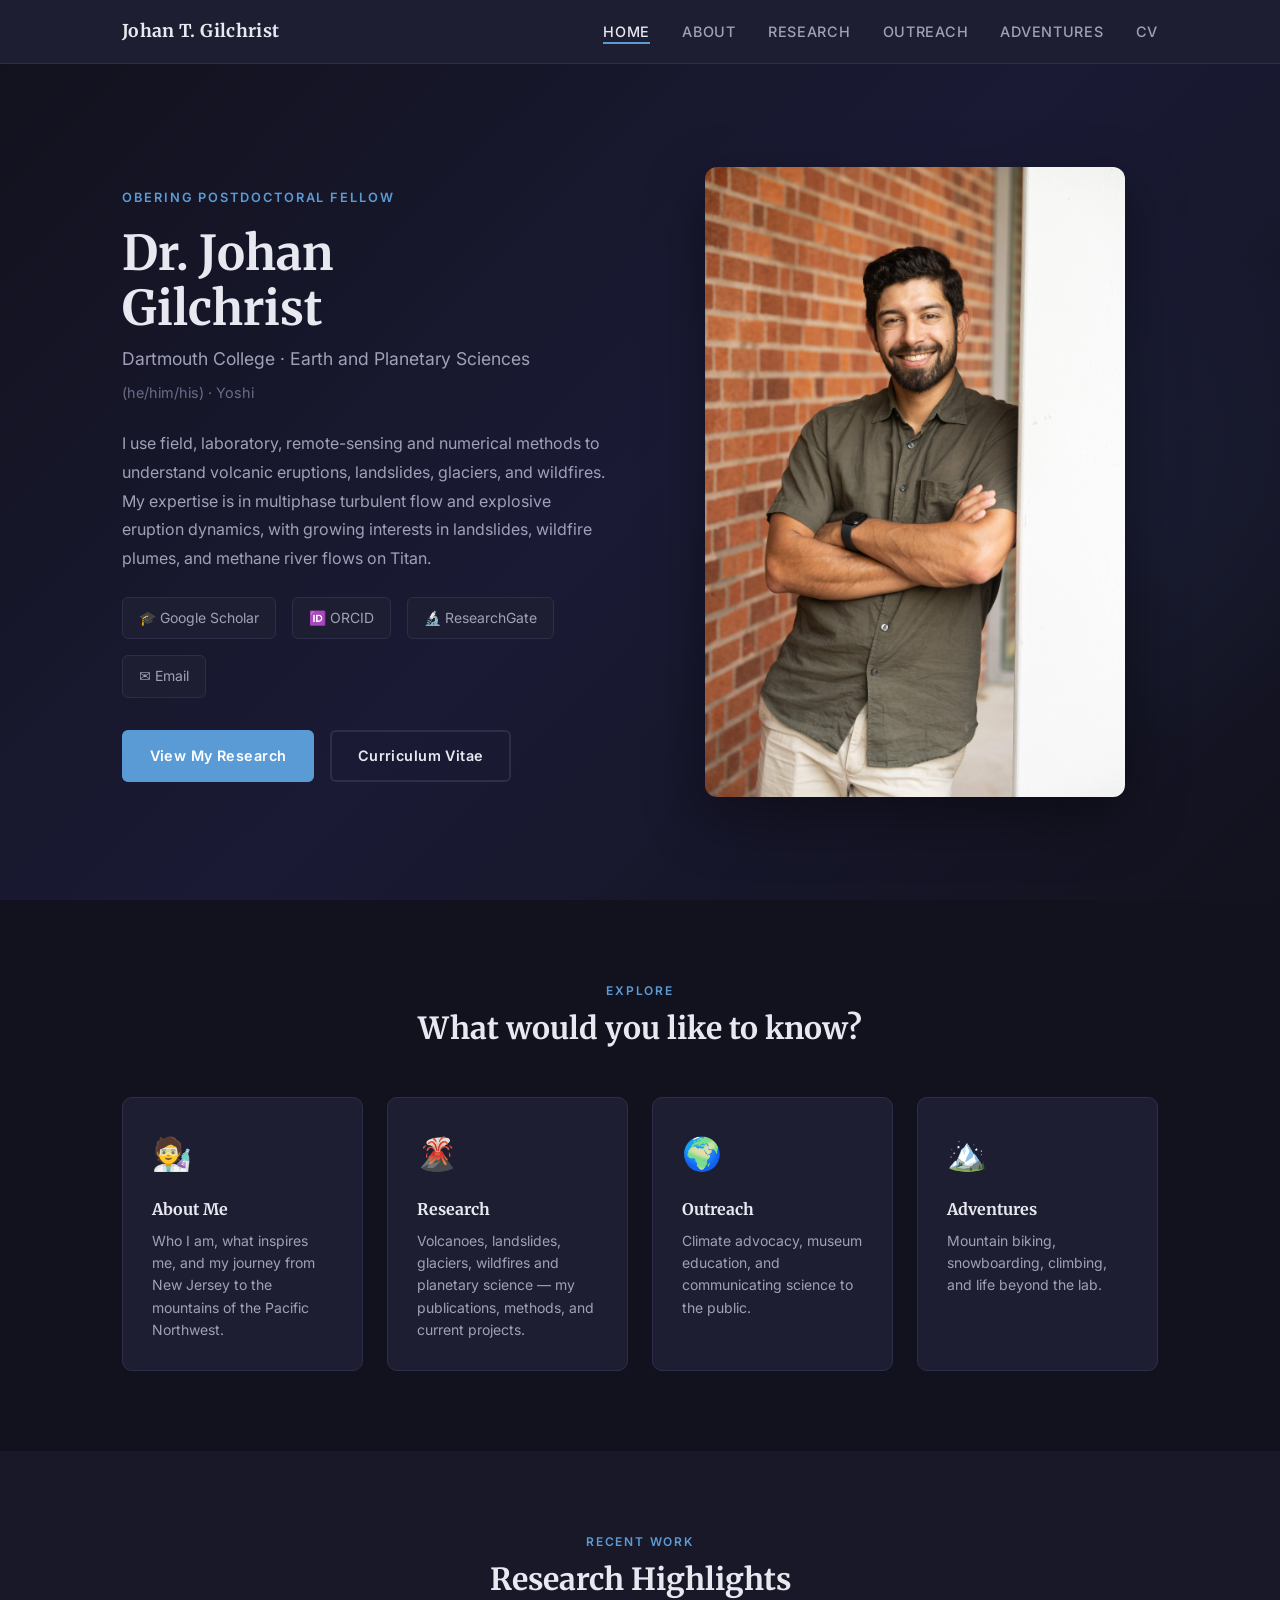
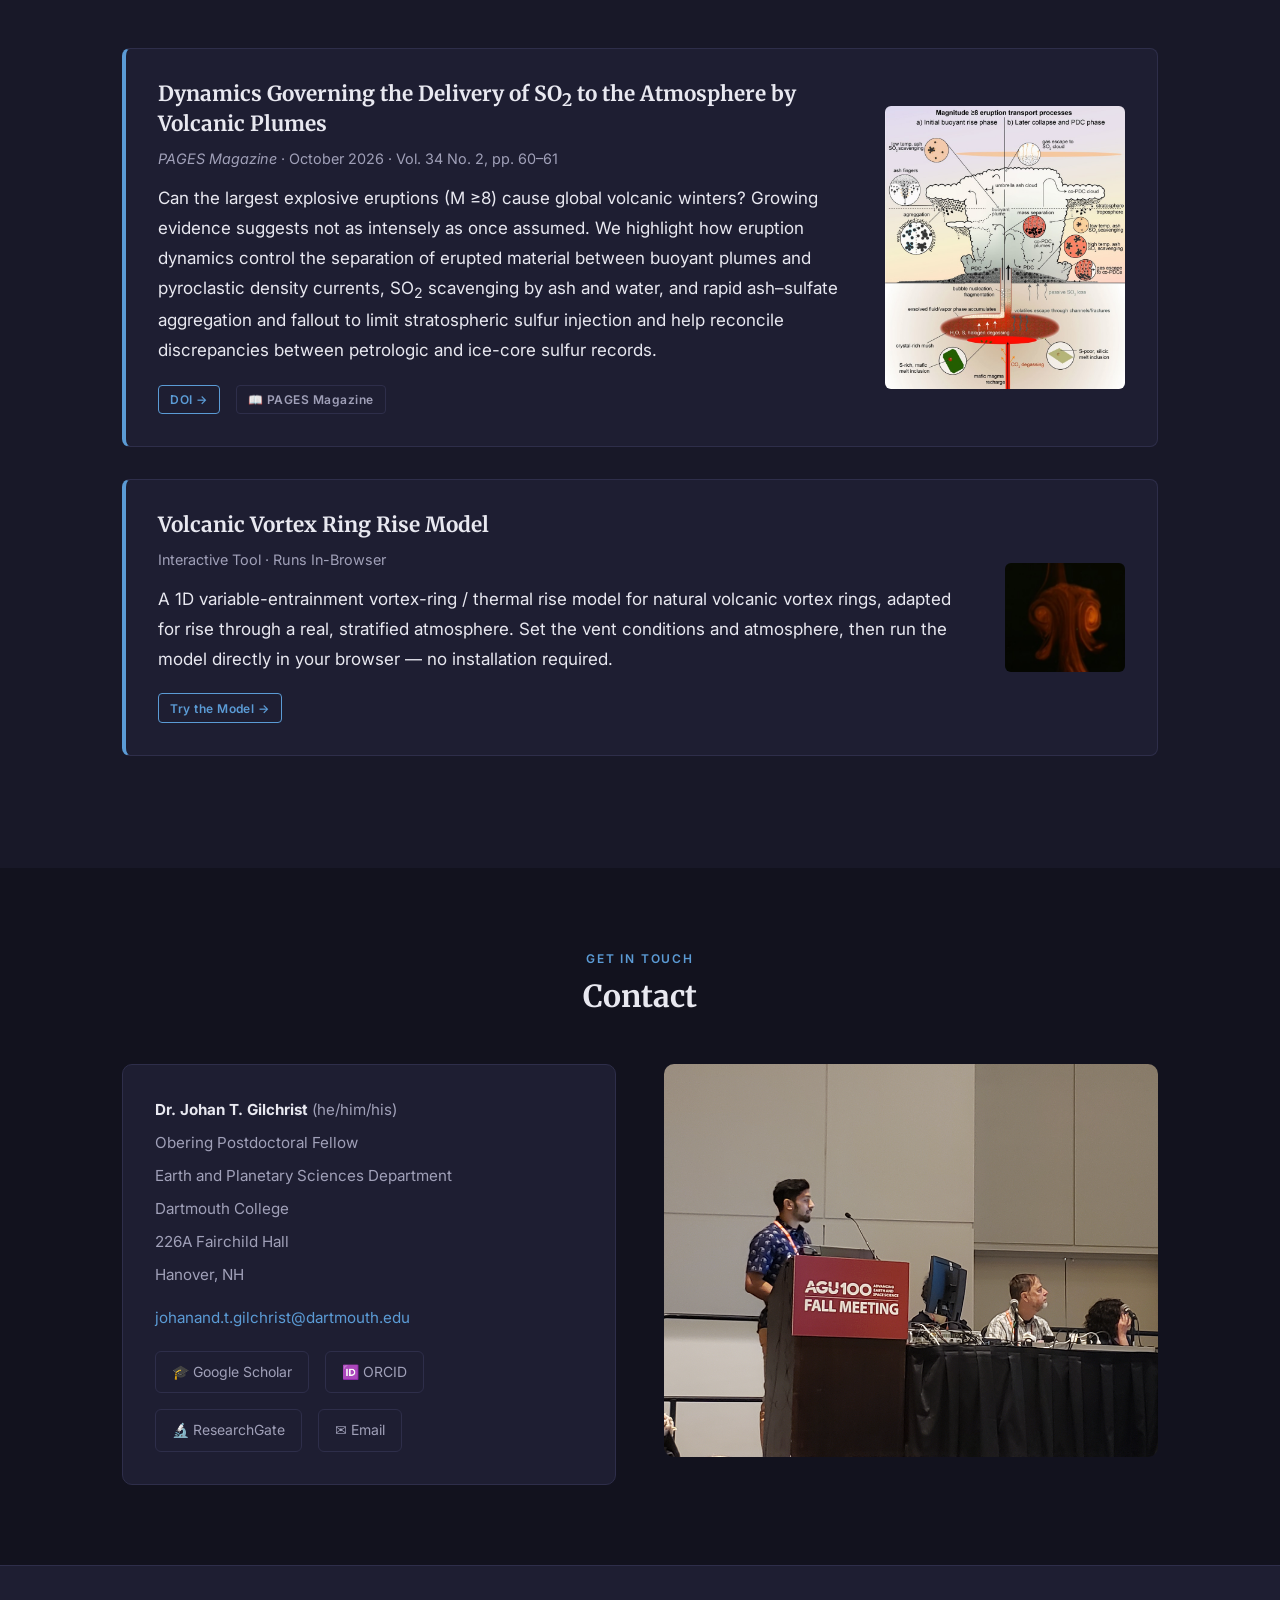
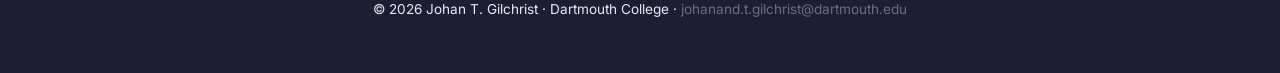
<file: index.html>
<!DOCTYPE html>
<!-- DOCTYPE tells the browser this is a modern HTML5 document -->
<html lang="en">

<head>
    <!-- The <head> is invisible to visitors — it contains metadata,
         font imports, and links to your CSS stylesheet. -->
    <meta charset="UTF-8">
    <!-- charset=UTF-8 means the page can display any character
         (accents, special symbols, etc.) correctly. -->

    <meta name="viewport" content="width=device-width, initial-scale=1.0">
    <!-- This line is ESSENTIAL for mobile devices. Without it,
         phones would display a tiny zoomed-out desktop version. -->

    <title>Johan T. Gilchrist | Geophysicist | Dartmouth College</title>
    <!-- This appears in the browser tab and in Google search results. -->

    <meta name="description" content="Personal website of Dr. Johan T. Gilchrist, Obering Postdoctoral Fellow at Dartmouth College. Research in volcanology, landslides, glaciers, wildfires and planetary science.">
    <!-- This description appears under your name in Google search results. -->

    <!-- Google Fonts — loads two typefaces from the web.
         Inter is clean and modern for body text.
         Merriweather is a readable serif for headings. -->
    <link rel="preconnect" href="https://fonts.googleapis.com">
    <link rel="preconnect" href="https://fonts.gstatic.com" crossorigin>
    <link href="https://fonts.googleapis.com/css2?family=Inter:wght@400;500;600&family=Merriweather:ital,wght@0,700;1,400&display=swap" rel="stylesheet">

    <!-- Your stylesheet — the href path is relative to this HTML file.
         assets/css/style.css means: go into the assets folder,
         then css folder, then load style.css. -->
    <link rel="stylesheet" href="assets/css/style.css">

    <!-- Fade-in animation style (small enough to keep inline here) -->
    <style>
        .fade-in { opacity: 0; transform: translateY(16px); transition: opacity 0.5s, transform 0.5s; }
        .fade-in.visible { opacity: 1; transform: none; }
    </style>
</head>

<body>

    <!-- ===================== NAVIGATION ===================== -->
    <!-- <nav> is a semantic HTML tag — it tells browsers and
         screen readers "this is the site navigation". -->
    <nav class="nav">
        <div class="nav__inner">
            <!-- The logo links back to the home page -->
            <a href="index.html" class="nav__logo">Johan T. Gilchrist</a>

            <!-- Hamburger button (only visible on mobile) -->
            <button class="nav__toggle" aria-label="Toggle navigation">
                <span></span><span></span><span></span>
            </button>

            <!-- <ul> = unordered list, <li> = list item -->
            <ul class="nav__links">
                <li><a href="index.html">Home</a></li>
                <li><a href="about.html">About</a></li>
                <li><a href="research.html">Research</a></li>
                <li><a href="outreach.html">Outreach</a></li>
                <li><a href="adventures.html">Adventures</a></li>
                <li><a href="cv.html">CV</a></li>
            </ul>
        </div>
    </nav>
    <!-- ====================================================== -->


    <!-- ===================== HERO SECTION =================== -->
    <!-- <main> wraps the primary content of the page — good
         for accessibility and SEO. -->
    <main>
        <section class="hero">
            <div class="hero__inner">

                <!-- LEFT COLUMN: Text -->
                <div class="hero__text">
                    <span class="label">Obering Postdoctoral Fellow</span>

                    <h1>Dr. Johan<br>Gilchrist</h1>

                    <p class="subtitle">Dartmouth College · Earth and Planetary Sciences</p>
                    <p class="subtitle" style="color: var(--text-muted); font-size:0.9rem;">(he/him/his) · Yoshi</p>

                    <p class="bio">
                        I use field, laboratory, remote-sensing and numerical methods to understand
                        volcanic eruptions, landslides, glaciers, and wildfires.
                        My expertise is in multiphase turbulent flow and explosive eruption
                        dynamics, with growing interests in landslides,
                        wildfire plumes, and methane river flows on Titan.
                    </p>

                    <!-- Academic profile links -->
                    <div class="profile-links">
                        <a href="https://scholar.google.com/citations?user=lfhHC2cAAAAJ&hl=en&oi=ao" class="profile-link" target="_blank">
                            🎓 Google Scholar
                        </a>
                        <a href="https://orcid.org/0000-0001-9499-6942" class="profile-link" target="_blank">
                            🆔 ORCID
                        </a>
                        <a href="https://www.researchgate.net/profile/Johan-Gilchrist?ev=hdr_xprf" class="profile-link" target="_blank">
                            🔬 ResearchGate
                        </a>
                        <a href="mailto:johanand.t.gilchrist@dartmouth.edu" class="profile-link">
                            ✉️ Email
                        </a>
                    </div>

                    <div class="hero__cta">
                        <a href="research.html" class="btn btn-primary">View My Research</a>
                        <a href="cv.html" class="btn btn-outline">Curriculum Vitae</a>
                    </div>
                </div>

                <!-- RIGHT COLUMN: Photo -->
                <!-- 🔧 TO DO: Replace the src with your actual photo filename. -->
                <div class="hero__image">
                    <img src="assets/index/Lean_Headshot_UO_Aug2024_sml.jpg"
                         alt="Dr. Johan T. Gilchrist"
                         onerror="this.style.display='none'">
                    <!-- onerror hides the image if the file isn't found yet,
                         so the page still looks clean during development. -->
                </div>

            </div>
        </section>
        <!-- ====================================================== -->


        <!-- ===================== NAVIGATION CARDS ============== -->
        <!-- This section gives visitors a clear "where to go next"
             prompt — one of the key improvements from the review. -->
        <section class="section">
            <div class="container">
                <div class="section-header">
                    <span class="section-label">Explore</span>
                    <h2>What would you like to know?</h2>
                </div>

                <!-- card-grid uses CSS Grid to auto-arrange cards in columns.
                     Each <a> tag is both a link AND the card itself. -->
                <div class="card-grid">
                    <a href="about.html" class="card">
                        <div class="card__icon">🧑‍🔬</div>
                        <div class="card__title">About Me</div>
                        <p class="card__desc">Who I am, what inspires me, and my journey from New Jersey to the mountains of the Pacific Northwest.</p>
                    </a>

                    <a href="research.html" class="card">
                        <div class="card__icon">🌋</div>
                        <div class="card__title">Research</div>
                        <p class="card__desc">Volcanoes, landslides, glaciers, wildfires and planetary science — my publications, methods, and current projects.</p>
                    </a>

                    <a href="outreach.html" class="card">
                        <div class="card__icon">🌍</div>
                        <div class="card__title">Outreach</div>
                        <p class="card__desc">Climate advocacy, museum education, and communicating science to the public.</p>
                    </a>

                    <a href="adventures.html" class="card">
                        <div class="card__icon">🏔️</div>
                        <div class="card__title">Adventures</div>
                        <p class="card__desc">Mountain biking, snowboarding, climbing, and life beyond the lab.</p>
                    </a>
                </div>
            </div>
        </section>
        <!-- ====================================================== -->


        <!-- ===================== RESEARCH HIGHLIGHT ============= -->
        <section class="section section-alt">
            <div class="container">
                <div class="section-header">
                    <span class="section-label">Recent Work</span>
                    <h2>Research Highlights</h2>
                </div>

                <div class="highlight-box">
                    <div>
                        <h3 style="margin-bottom: 0.5rem;">Dynamics Governing the Delivery of SO<sub>2</sub> to the Atmosphere by Volcanic Plumes</h3>
                        <p style="color:var(--text-secondary); font-size:0.9rem; margin-bottom:0.8rem;">
                            <em>PAGES Magazine</em> · October 2026 · Vol. 34 No. 2, pp. 60&ndash;61
                        </p>
                        <p>
                            Can the largest explosive eruptions (M &ge;8) cause global volcanic
                            winters? Growing evidence suggests not as intensely as once assumed. We
                            highlight how eruption dynamics control the separation of erupted material
                            between buoyant plumes and pyroclastic density currents, SO<sub>2</sub> scavenging
                            by ash and water, and rapid ash&ndash;sulfate aggregation and fallout to
                            limit stratospheric sulfur injection and help reconcile discrepancies between
                            petrologic and ice-core sulfur records.
                        </p>
                        <div style="display:flex; gap:1rem; flex-wrap:wrap; margin-top:1rem;">
                            <a href="https://doi.org/10.22498/pages.34.2.60" class="pub-badge doi" target="_blank">DOI →</a>
                            <a href="https://pastglobalchanges.org/publications/pages-magazines/pages-magazine/139069"
                               class="pub-badge" target="_blank">📖 PAGES Magazine</a>
                        </div>
                    </div>
                    <img src="assets/index/PAGES_SO2_Figure1.jpg"
                         alt="Schematic of magnitude 8 or greater eruption transport processes controlling SO2 delivery: buoyant rise phase and later collapse and pyroclastic density current phase"
                         class="highlight-box__img"
                         style="width:240px;"
                         onerror="this.style.display='none'">
                </div>

                <div class="highlight-box">
                    <div>
                        <h3 style="margin-bottom: 0.5rem;">Volcanic Vortex Ring Rise Model</h3>
                        <p style="color:var(--text-secondary); font-size:0.9rem; margin-bottom:0.8rem;">
                            Interactive Tool · Runs In-Browser
                        </p>
                        <p>
                            A 1D variable-entrainment vortex-ring / thermal rise model for natural
                            volcanic vortex rings, adapted for rise through a real, stratified
                            atmosphere. Set the vent conditions and atmosphere, then run the model
                            directly in your browser — no installation required.
                        </p>
                        <div style="display:flex; gap:1rem; flex-wrap:wrap; margin-top:1rem;">
                            <a href="research/Volcanology/VolcanicVortexRingModel/model.html" class="pub-badge doi">Try the Model →</a>
                        </div>
                    </div>
                    <img src="assets/research/volcanology/Exp79_FirstVortexRing.jpg"
                         alt="Vortex ring from laboratory experiment Exp79"
                         class="highlight-box__img"
                         onerror="this.style.display='none'">
                </div>
            </div>
        </section>
        <!-- ====================================================== -->


        <!-- ===================== CONTACT ======================== -->
        <section class="section">
            <div class="container">
                <div class="section-header">
                    <span class="section-label">Get in Touch</span>
                    <h2>Contact</h2>
                </div>

                <div style="display: grid; grid-template-columns: 1fr 1fr; gap: 3rem; align-items:start;">
                    <div class="contact-info">
                        <p><strong>Dr. Johan T. Gilchrist</strong> (he/him/his)</p>
                        <p>Obering Postdoctoral Fellow</p>
                        <p>Earth and Planetary Sciences Department</p>
                        <p>Dartmouth College</p>
                        <p>226A Fairchild Hall</p>
                        <p>Hanover, NH</p>
                        <p style="margin-top:1rem;">
                            <a href="mailto:johanand.t.gilchrist@dartmouth.edu">johanand.t.gilchrist@dartmouth.edu</a>
                        </p>
                        <div class="profile-links" style="margin-top:1.2rem;">
                            <a href="https://scholar.google.com/citations?user=lfhHC2cAAAAJ&hl=en&oi=ao" class="profile-link" target="_blank">
                            🎓 Google Scholar
                            </a>
                            <a href="https://orcid.org/0000-0001-9499-6942" class="profile-link" target="_blank">
                                🆔 ORCID
                            </a>
                            <a href="https://www.researchgate.net/profile/Johan-Gilchrist?ev=hdr_xprf" class="profile-link" target="_blank">
                                🔬 ResearchGate
                            </a>
                            <a href="mailto:johanand.t.gilchrist@dartmouth.edu" class="profile-link">
                                ✉️ Email
                            </a>
                        </div>
                    </div>

                    <div>
                        <img src="assets/index/Yoshi_AGU2019.png"
                             alt="Johan presenting at AGU 2019 Fall Meeting"
                             style="border-radius:10px;"
                             onerror="this.style.display='none'">
                    </div>
                </div>
            </div>
        </section>
        <!-- ====================================================== -->

    </main>


    <!-- ===================== FOOTER ========================= -->
    <footer class="footer">
        <p>© 2026 Johan T. Gilchrist · Dartmouth College ·
            <a href="mailto:johanand.t.gilchrist@dartmouth.edu">johanand.t.gilchrist@dartmouth.edu</a>
        </p>
    </footer>
    <!-- ====================================================== -->


    <!-- JavaScript is loaded at the BOTTOM of the body.
         This is intentional — the HTML loads first so visitors
         see content immediately, then JS enhances it. -->
    <script src="assets/js/main.js"></script>

</body>
</html>
</file>
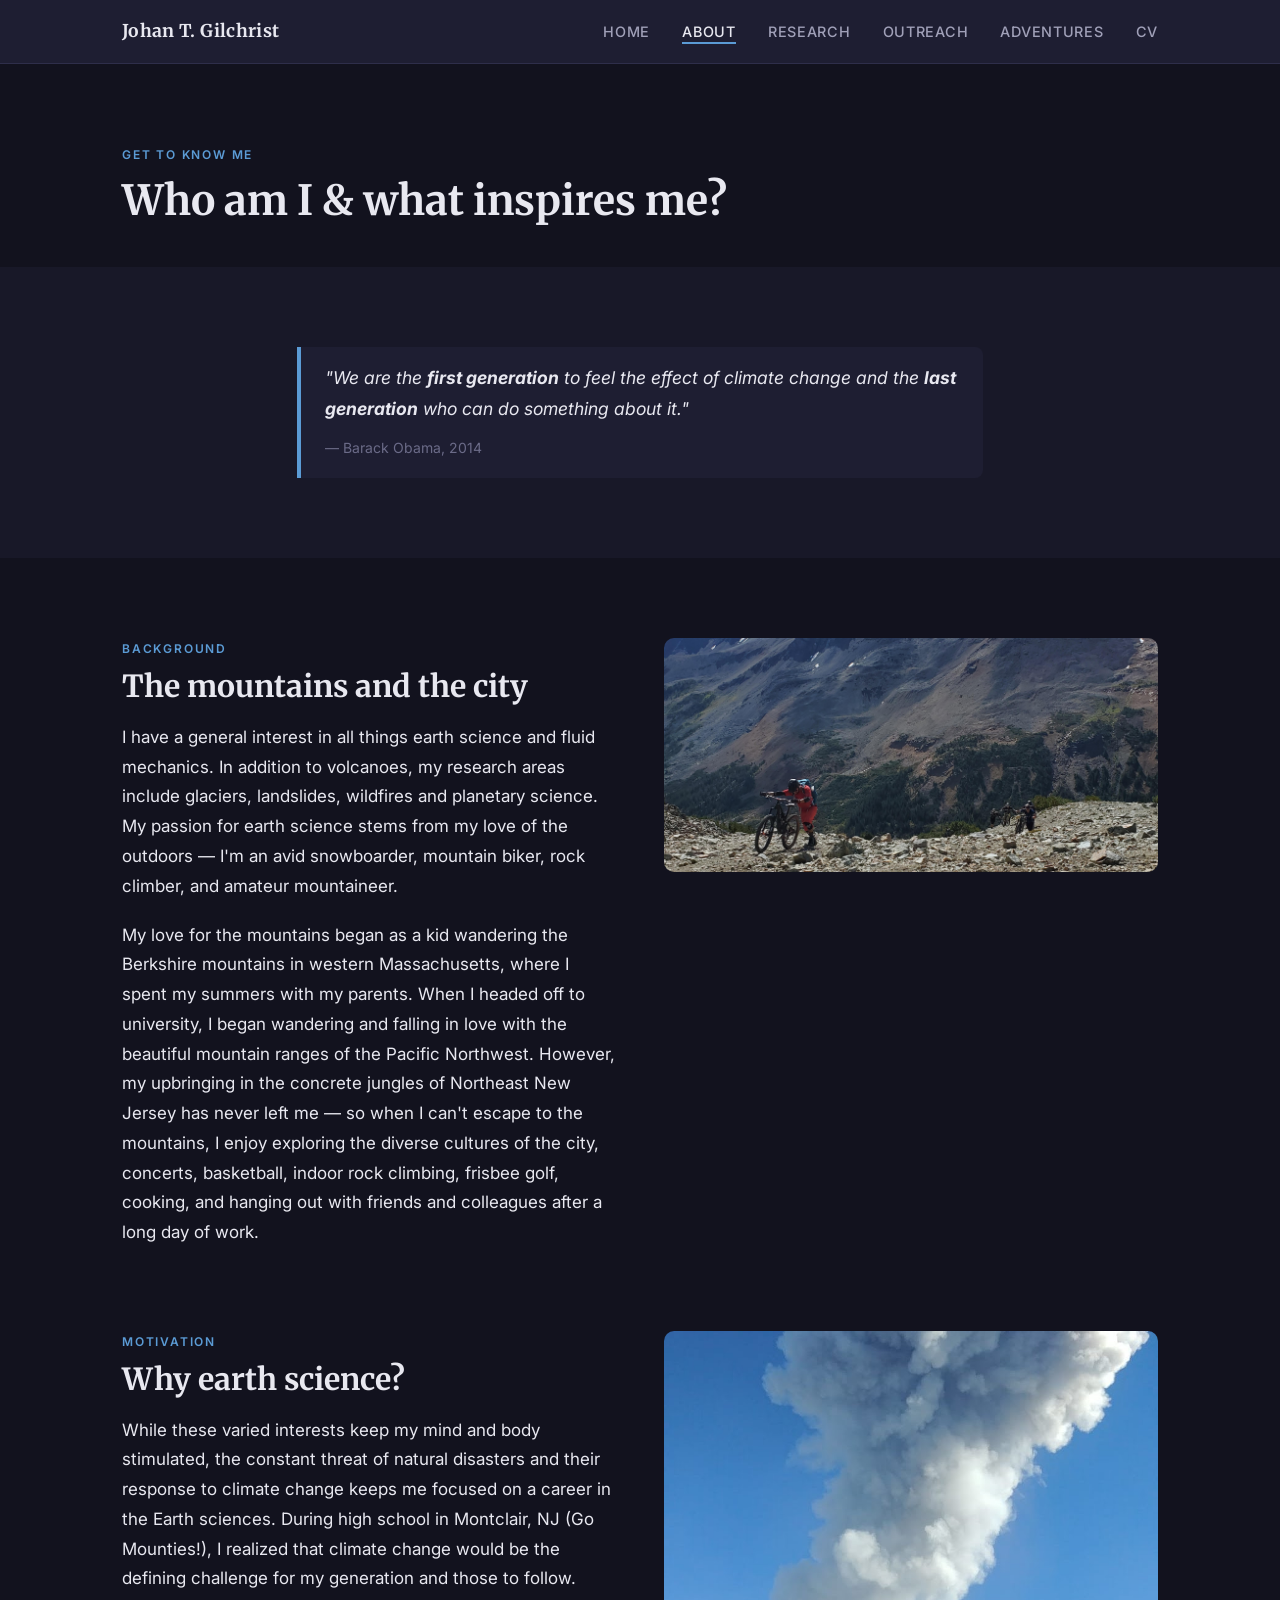
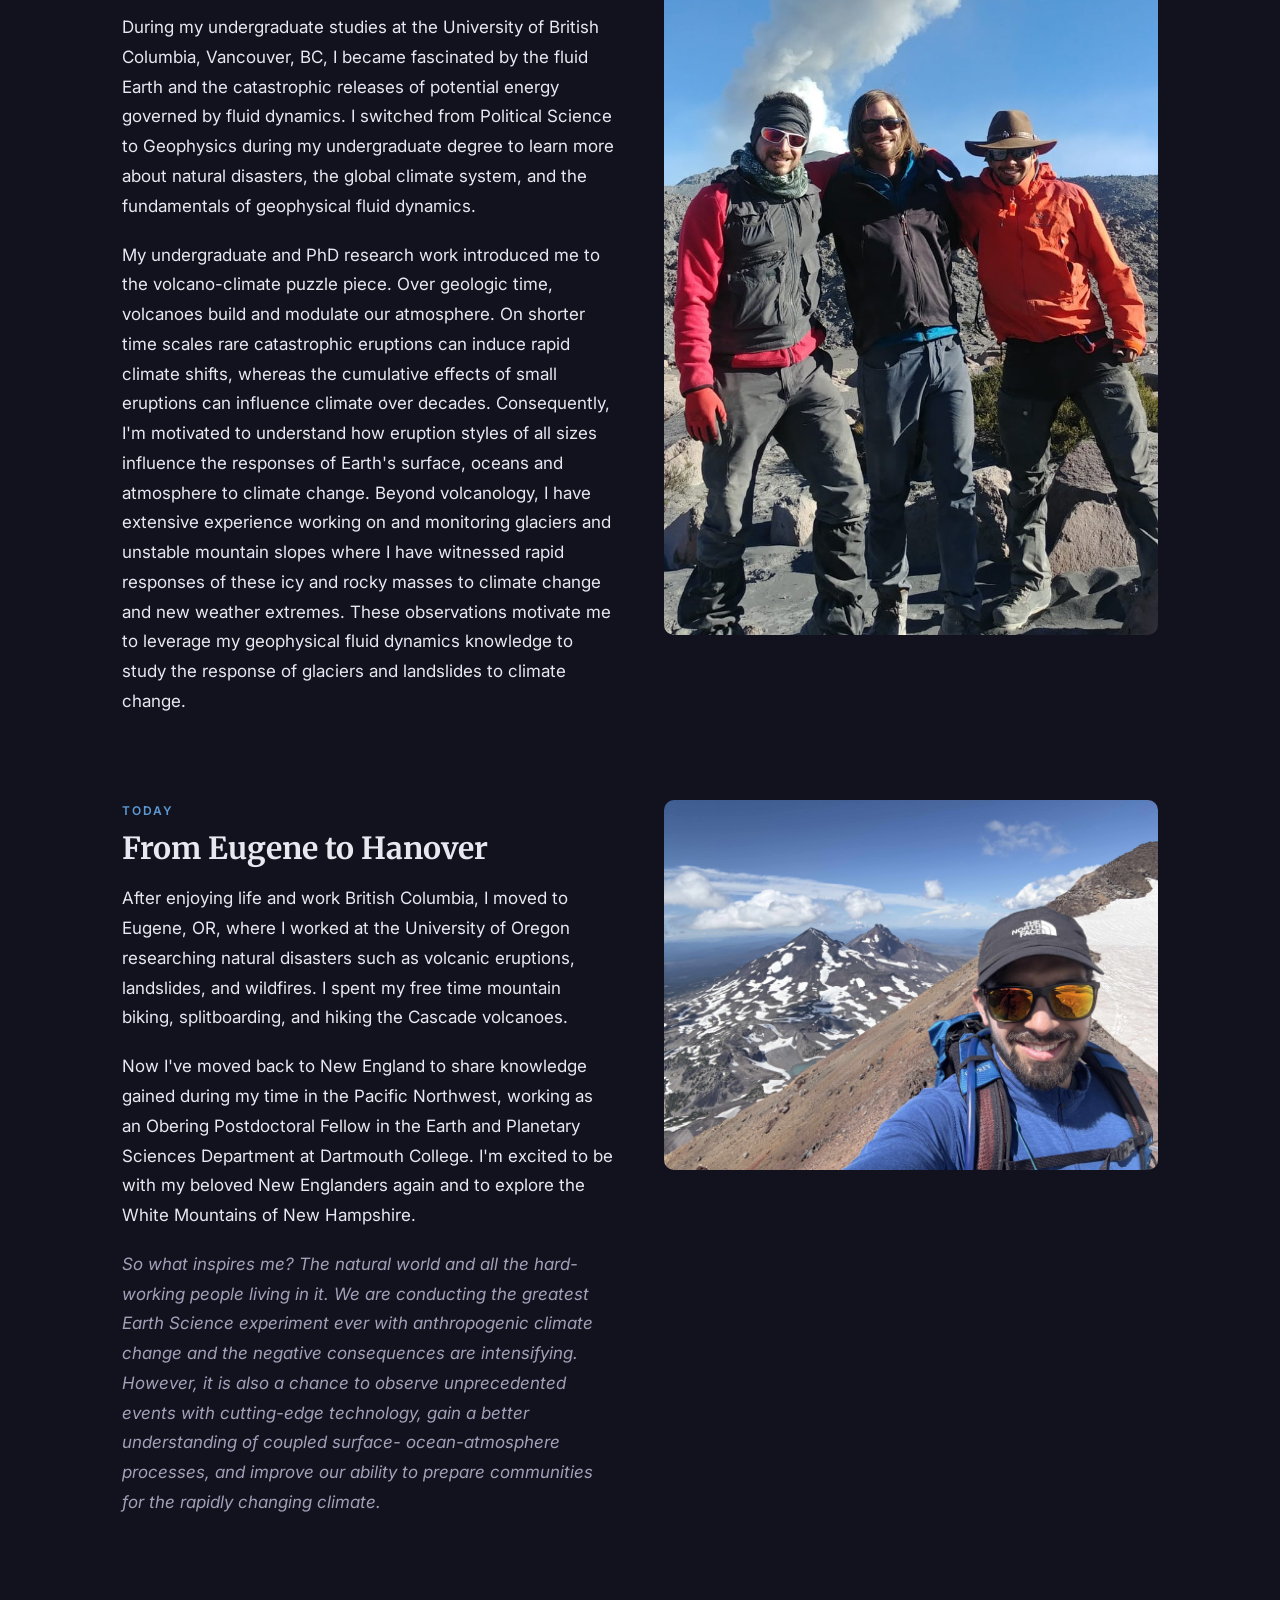
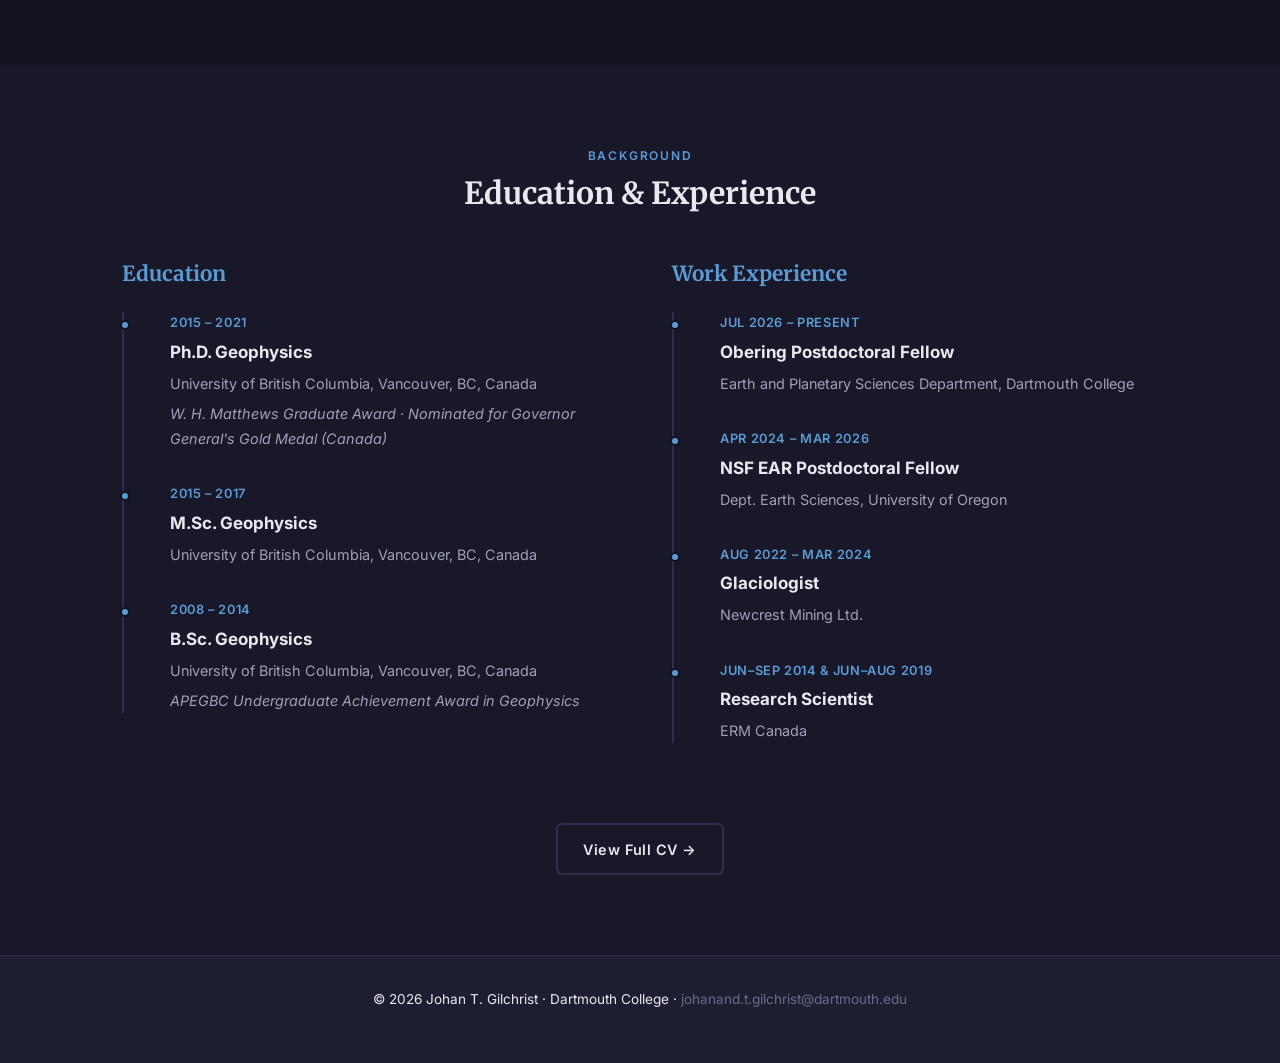
<file: about.html>
<!DOCTYPE html>
<html lang="en">
<head>
    <meta charset="UTF-8">
    <meta name="viewport" content="width=device-width, initial-scale=1.0">
    <title>About — Johan T. Gilchrist</title>
    <meta name="description" content="About Dr. Johan Gilchrist — Obering Postdoctoral Fellow at Dartmouth College specializing in Geophysics">
    <link rel="preconnect" href="https://fonts.googleapis.com">
    <link rel="preconnect" href="https://fonts.gstatic.com" crossorigin>
    <link href="https://fonts.googleapis.com/css2?family=Inter:wght@400;500;600&family=Merriweather:ital,wght@0,700;1,400&display=swap" rel="stylesheet">
    <link rel="stylesheet" href="assets/css/style.css">
    <style>
        .fade-in { opacity: 0; transform: translateY(16px); transition: opacity 0.5s, transform 0.5s; }
        .fade-in.visible { opacity: 1; transform: none; }

        /* Timeline styles for Education & Work */
        .timeline { position: relative; padding-left: 1.5rem; }
        .timeline::before {
            content: '';
            position: absolute;
            left: 0;
            top: 0;
            bottom: 0;
            width: 2px;
            background: var(--border);
        }
        .timeline-item {
            position: relative;
            margin-bottom: 2rem;
            padding-left: 1.5rem;
        }
        .timeline-item::before {
            content: '';
            position: absolute;
            left: -1.6rem;
            top: 0.5rem;
            width: 10px;
            height: 10px;
            border-radius: 50%;
            background: var(--accent);
            border: 2px solid var(--bg-dark);
        }
        .timeline-date {
            font-size: 0.8rem;
            color: var(--accent);
            font-weight: 600;
            letter-spacing: 0.05em;
            text-transform: uppercase;
            margin-bottom: 0.2rem;
        }
        .timeline-title {
            font-weight: 700;
            color: var(--text-primary);
            margin-bottom: 0.2rem;
        }
        .timeline-sub {
            font-size: 0.9rem;
            color: var(--text-secondary);
        }
    </style>
</head>
<body>

    <nav class="nav">
        <div class="nav__inner">
            <a href="index.html" class="nav__logo">Johan T. Gilchrist</a>
            <button class="nav__toggle" aria-label="Toggle navigation">
                <span></span><span></span><span></span>
            </button>
            <ul class="nav__links">
                <li><a href="index.html">Home</a></li>
                <li><a href="about.html">About</a></li>
                <li><a href="research.html">Research</a></li>
                <li><a href="outreach.html">Outreach</a></li>
                <li><a href="adventures.html">Adventures</a></li>
                <li><a href="cv.html">CV</a></li>
            </ul>
        </div>
    </nav>

    <main>

        <!-- ===================== PAGE HEADER =================== -->
        <section class="section" style="padding-bottom: 2rem;">
            <div class="container">
                <span class="section-label">Get to know me</span>
                <h1 style="margin-bottom:0.5rem;">Who am I &amp; what inspires me?</h1>
            </div>
        </section>


        <!-- ===================== INSPIRATION QUOTE ============= -->
        <section class="section-alt" style="padding: 3rem 0;">
            <div class="container" style="max-width: 750px;">
                <blockquote>
                    <p>"We are the <strong>first generation</strong> to feel the effect of climate change
                    and the <strong>last generation</strong> who can do something about it."</p>
                    <cite>— Barack Obama, 2014</cite>
                </blockquote>
            </div>
        </section>


        <!-- ===================== PERSONAL STORY ================ -->
        <section class="section">
            <div class="container">

                <!-- Section 1: Who I am -->
                <div class="content-grid" style="margin-bottom: 4rem;">
                    <div>
                        <span class="section-label">Background</span>
                        <h2>The mountains and the city</h2>
                        <p>
                            I have a general interest in all things earth science and
                            fluid mechanics. In addition to volcanoes, my research areas include glaciers, 
                            landslides, wildfires and planetary science. My passion for earth science 
                            stems from my love of the outdoors — I'm an avid snowboarder, mountain biker, 
                            rock climber, and amateur mountaineer.
                        </p>
                        <p>
                            My love for the mountains began as a kid wandering the Berkshire mountains
                            in western Massachusetts, where I spent my summers with my parents.
                            When I headed off to university, I began wandering and falling in love with
                            the beautiful mountain ranges of the Pacific Northwest. However, my upbringing
                            in the concrete jungles of Northeast New Jersey has never left me — so when
                            I can't escape to the mountains, I enjoy exploring the diverse cultures of
                            the city, concerts, basketball, indoor rock climbing, frisbee golf, 
                            cooking, and hanging out with friends and colleagues after a long day of work.
                        </p>
                    </div>
                    <div>
                        <img src="assets/adventures/Yoshi_HikeABike_WarnerPass_Chilcotin_20210824_111659.jpg"
                             alt="Johan mountain biking"
                             style="border-radius:10px;"
                             onerror="this.style.background='var(--bg-card)'; this.style.height='300px'; this.style.display='block';">
                    </div>
                </div>

                <!-- Section 2: What inspires me -->
                <div class="content-grid reverse" style="margin-bottom: 4rem;">
                    <div>
                        <img src="assets/about/ValentinColinYoshi_Saba.jpg"
                             alt="Johan in the field at a volcano"
                             style="border-radius:10px;"
                             onerror="this.style.background='var(--bg-card)'; this.style.height='300px'; this.style.display='block';">
                    </div>
                    <div>
                        <span class="section-label">Motivation</span>
                        <h2>Why earth science?</h2>
                        <p>
                            While these varied interests keep my mind and body stimulated, the constant
                            threat of natural disasters and their response to climate change keeps
                            me focused on a career in the Earth sciences. During high school in
                            Montclair, NJ (Go Mounties!), I realized that climate change would be the
                            defining challenge for my generation and those to follow.
                        </p>
                        <p>
                            During my undergraduate studies at the University of British Columbia,
                            Vancouver, BC, I became fascinated by the fluid Earth and the catastrophic
                            releases of potential energy governed by fluid dynamics. I switched from
                            Political Science to Geophysics during my undergraduate degree to learn more
                            about natural disasters, the global climate system, and the fundamentals
                            of geophysical fluid dynamics.
                        </p>
                        <p>
                            My undergraduate and PhD research work introduced me to the volcano-climate 
                            puzzle piece. Over geologic time, volcanoes build and modulate our atmosphere. 
                            On shorter time scales rare catastrophic eruptions can induce rapid climate 
                            shifts, whereas the cumulative effects of small eruptions can influence climate 
                            over decades. Consequently, I'm motivated to understand how eruption styles of 
                            all sizes influence the responses of Earth's surface, oceans and atmosphere to 
                            climate change. Beyond volcanology, I have extensive experience working on and 
                            monitoring glaciers and unstable mountain slopes where I have witnessed rapid 
                            responses of these icy and rocky masses to climate change and new weather extremes. 
                            These observations motivate me to leverage my geophysical fluid dynamics knowledge 
                            to study the response of glaciers and landslides to climate change. 
                        </p>
                    </div>
                </div>

                <!-- Section 3: Current work -->
                <div class="content-grid">
                    <div>
                        <span class="section-label">Today</span>
                        <h2>From Eugene to Hanover</h2>
                        <p>
                            After enjoying life and work British Columbia, I moved to
                            Eugene, OR, where I worked at the University of Oregon researching natural
                            disasters such as volcanic eruptions, landslides, and wildfires. I spent my 
                            free time mountain biking, splitboarding, and hiking the Cascade volcanoes. 
                        </p>
                        <p>
                            Now I've moved back to New England to share knowledge gained during
                            my time in the Pacific Northwest, working as an Obering Postdoctoral Fellow
                            in the Earth and Planetary Sciences Department at Dartmouth College. I'm
                            excited to be with my beloved New Englanders again and to explore the White
                            Mountains of New Hampshire.
                        </p>
                        <p>
                            
                        </p>
                        <p style="font-style:italic; color: var(--text-secondary);">
                            So what inspires me? The natural world and all the hard-working people
                            living in it. We are conducting the greatest Earth Science experiment ever
                            with anthropogenic climate change and the negative consequences are intensifying.
                            However, it is also a chance to observe unprecedented events with
                            cutting-edge technology, gain a better understanding of coupled surface-
                            ocean-atmosphere processes, and improve our ability to prepare communities
                            for the rapidly changing climate.
                        </p>
                    </div>
                    <!-- 🔧 TO DO: Replace with a Hanover / New Hampshire photo -->
                    <div>
                        <img src="assets/about/Yoshi_SouthSisterSummit_Aug2025.JPG"
                             alt="Oregon landscape"
                             style="border-radius:10px;"
                             onerror="this.style.background='var(--bg-card)'; this.style.height='300px'; this.style.display='block';">
                    </div>
                </div>

            </div>
        </section>


        <!-- ===================== EDUCATION & WORK ============== -->
        <section class="section section-alt">
            <div class="container">
                <div class="section-header">
                    <span class="section-label">Background</span>
                    <h2>Education &amp; Experience</h2>
                </div>

                <!-- Two-column timeline layout -->
                <div style="display: grid; grid-template-columns: 1fr 1fr; gap: 4rem;">

                    <!-- Education -->
                    <div>
                        <h3 style="margin-bottom: 1.5rem; color: var(--accent);">Education</h3>
                        <div class="timeline">
                            <div class="timeline-item">
                                <div class="timeline-date">2015 – 2021</div>
                                <div class="timeline-title">Ph.D. Geophysics</div>
                                <div class="timeline-sub">University of British Columbia, Vancouver, BC, Canada</div>
                                <div class="timeline-sub" style="margin-top:0.3rem; font-style:italic;">
                                    W. H. Matthews Graduate Award ·
                                    Nominated for Governor General's Gold Medal (Canada)
                                </div>
                            </div>
                            <div class="timeline-item">
                                <div class="timeline-date">2015 – 2017</div>
                                <div class="timeline-title">M.Sc. Geophysics</div>
                                <div class="timeline-sub">University of British Columbia, Vancouver, BC, Canada</div>
                                <div class="timeline-sub" style="margin-top:0.3rem; font-style:italic;">
                                </div>
                            </div>
                            <div class="timeline-item">
                                <div class="timeline-date">2008 – 2014</div>
                                <div class="timeline-title">B.Sc. Geophysics</div>
                                <div class="timeline-sub">University of British Columbia, Vancouver, BC, Canada</div>
                                <div class="timeline-sub" style="margin-top:0.3rem; font-style:italic;">
                                    APEGBC Undergraduate Achievement Award in Geophysics
                                </div>
                            </div>
                        </div>
                    </div>

                    <!-- Work Experience -->
                    <div>
                        <h3 style="margin-bottom: 1.5rem; color: var(--accent);">Work Experience</h3>
                        <div class="timeline">
                            <div class="timeline-item">
                                <div class="timeline-date">Jul 2026 – Present</div>
                                <div class="timeline-title">Obering Postdoctoral Fellow</div>
                                <div class="timeline-sub">Earth and Planetary Sciences Department, Dartmouth College</div>
                            </div>
                            <div class="timeline-item">
                                <div class="timeline-date">Apr 2024 – Mar 2026</div>
                                <div class="timeline-title">NSF EAR Postdoctoral Fellow</div>
                                <div class="timeline-sub">Dept. Earth Sciences, University of Oregon</div>
                            </div>
                            <div class="timeline-item">
                                <div class="timeline-date">Aug 2022 – Mar 2024</div>
                                <div class="timeline-title">Glaciologist</div>
                                <div class="timeline-sub">Newcrest Mining Ltd.</div>
                            </div>
                            <div class="timeline-item">
                                <div class="timeline-date">Jun–Sep 2014 &amp; Jun–Aug 2019</div>
                                <div class="timeline-title">Research Scientist</div>
                                <div class="timeline-sub">ERM Canada</div>
                            </div>
                            <!-- 🔧 TO DO: Add any additional positions from your full CV -->
                        </div>
                    </div>

                </div>

                <div style="text-align:center; margin-top: 3rem;">
                    <a href="cv.html" class="btn btn-outline">View Full CV →</a>
                </div>
            </div>
        </section>

    </main>

    <footer class="footer">
        <p>© 2026 Johan T. Gilchrist · Dartmouth College ·
            <a href="mailto:johanand.t.gilchrist@dartmouth.edu">johanand.t.gilchrist@dartmouth.edu</a>
        </p>
    </footer>

    <script src="assets/js/main.js"></script>
</body>
</html>
</file>
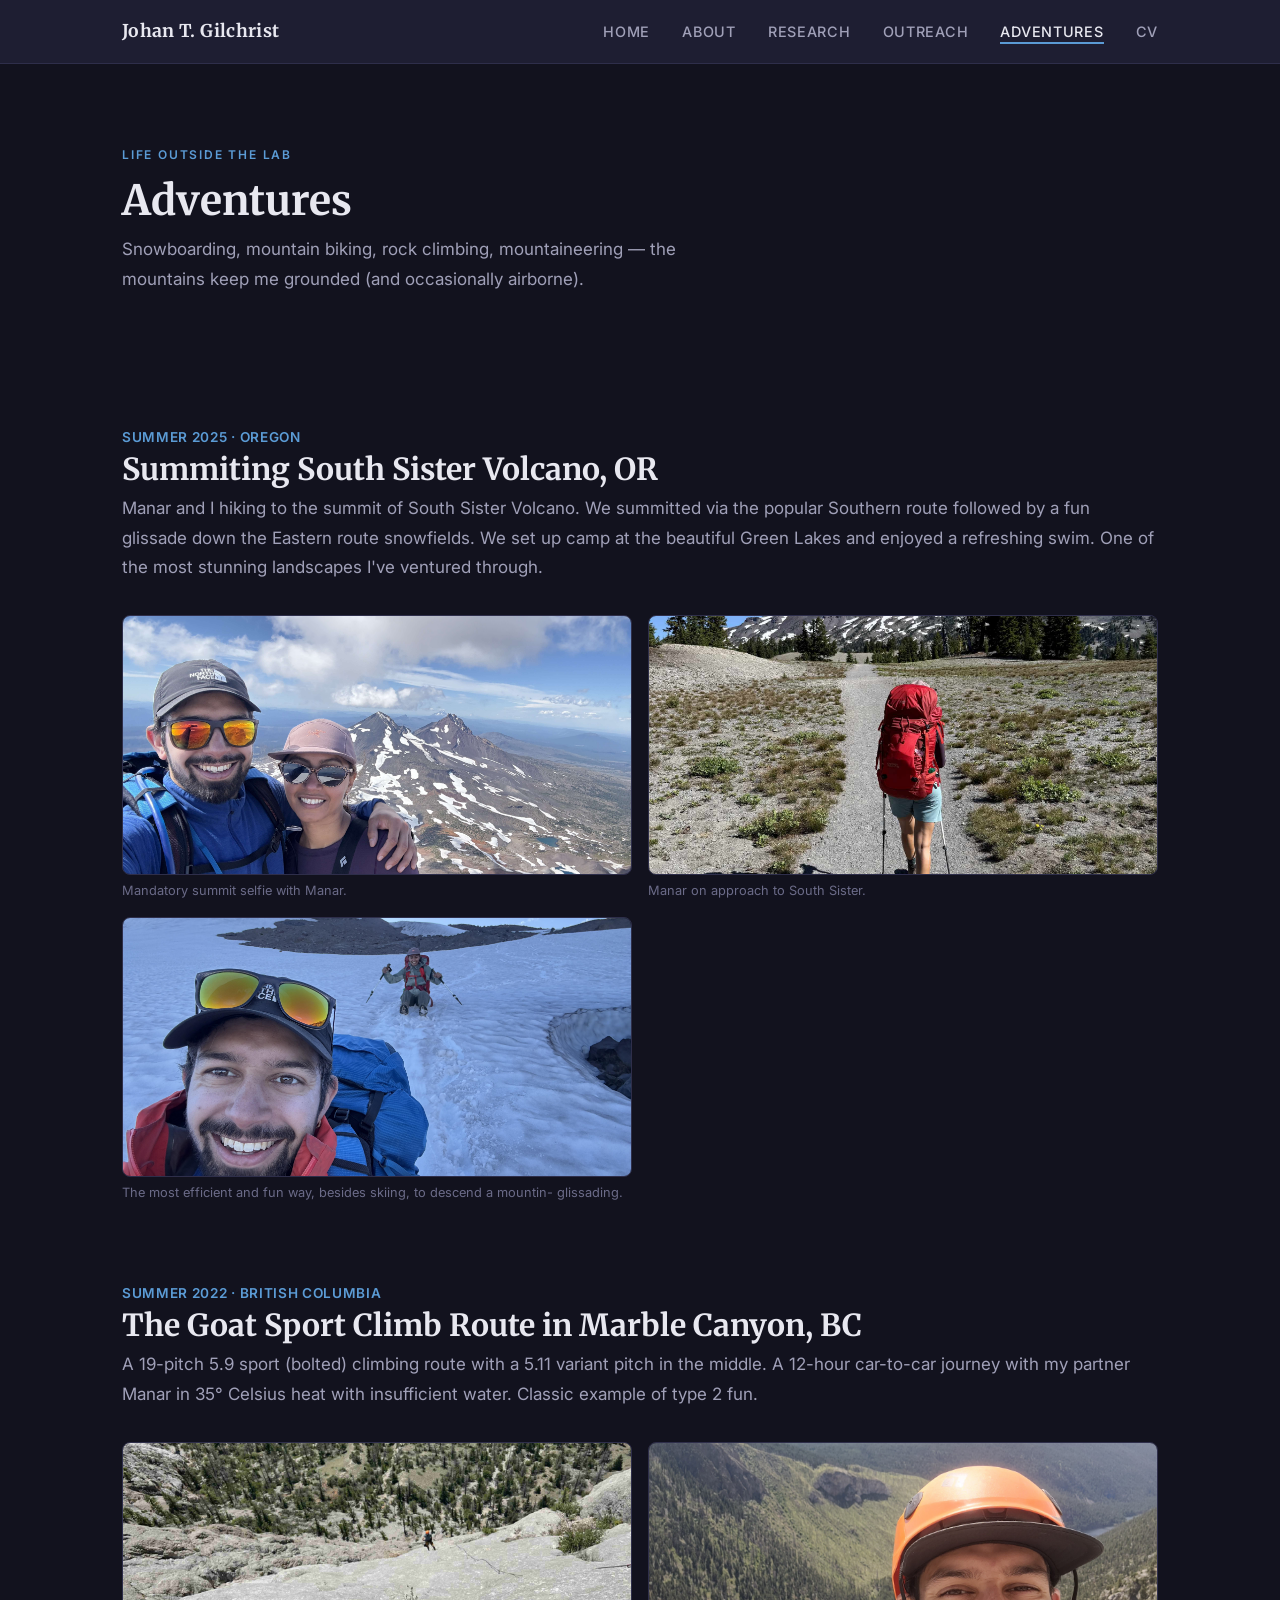
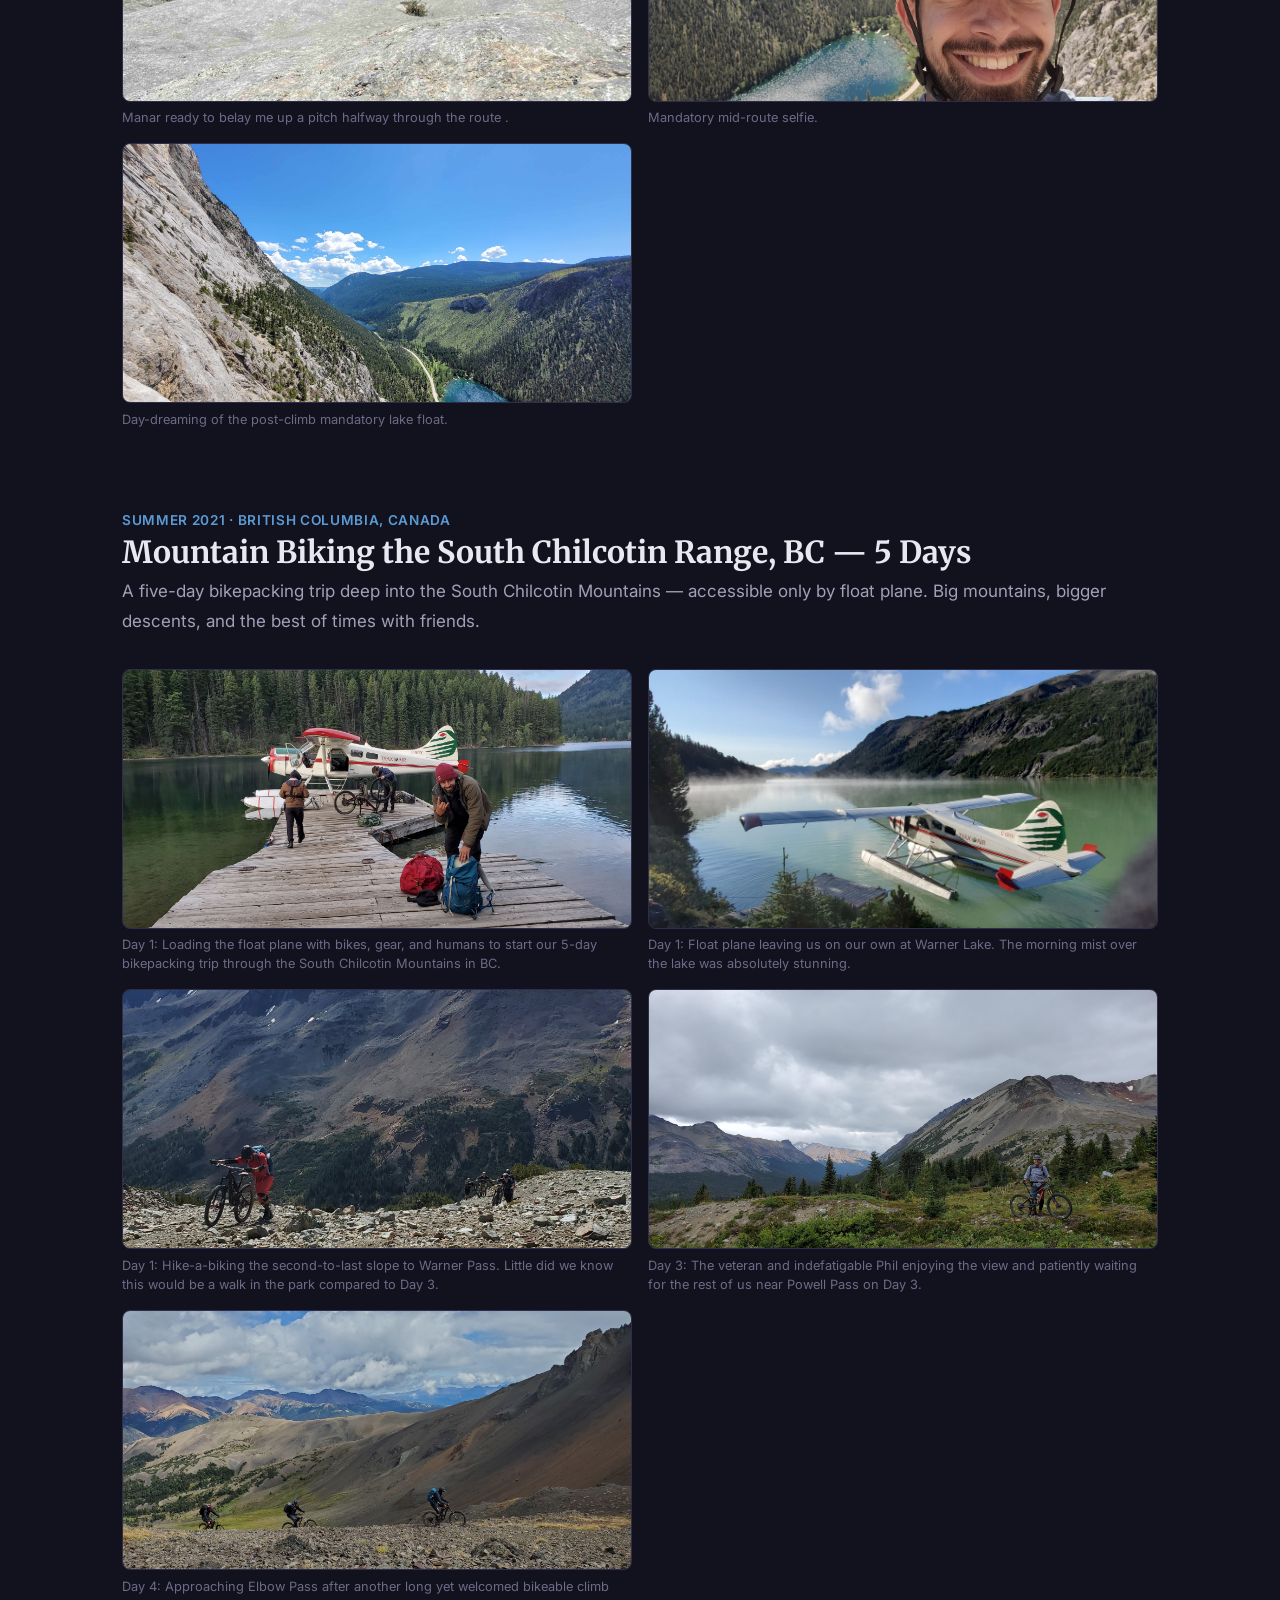
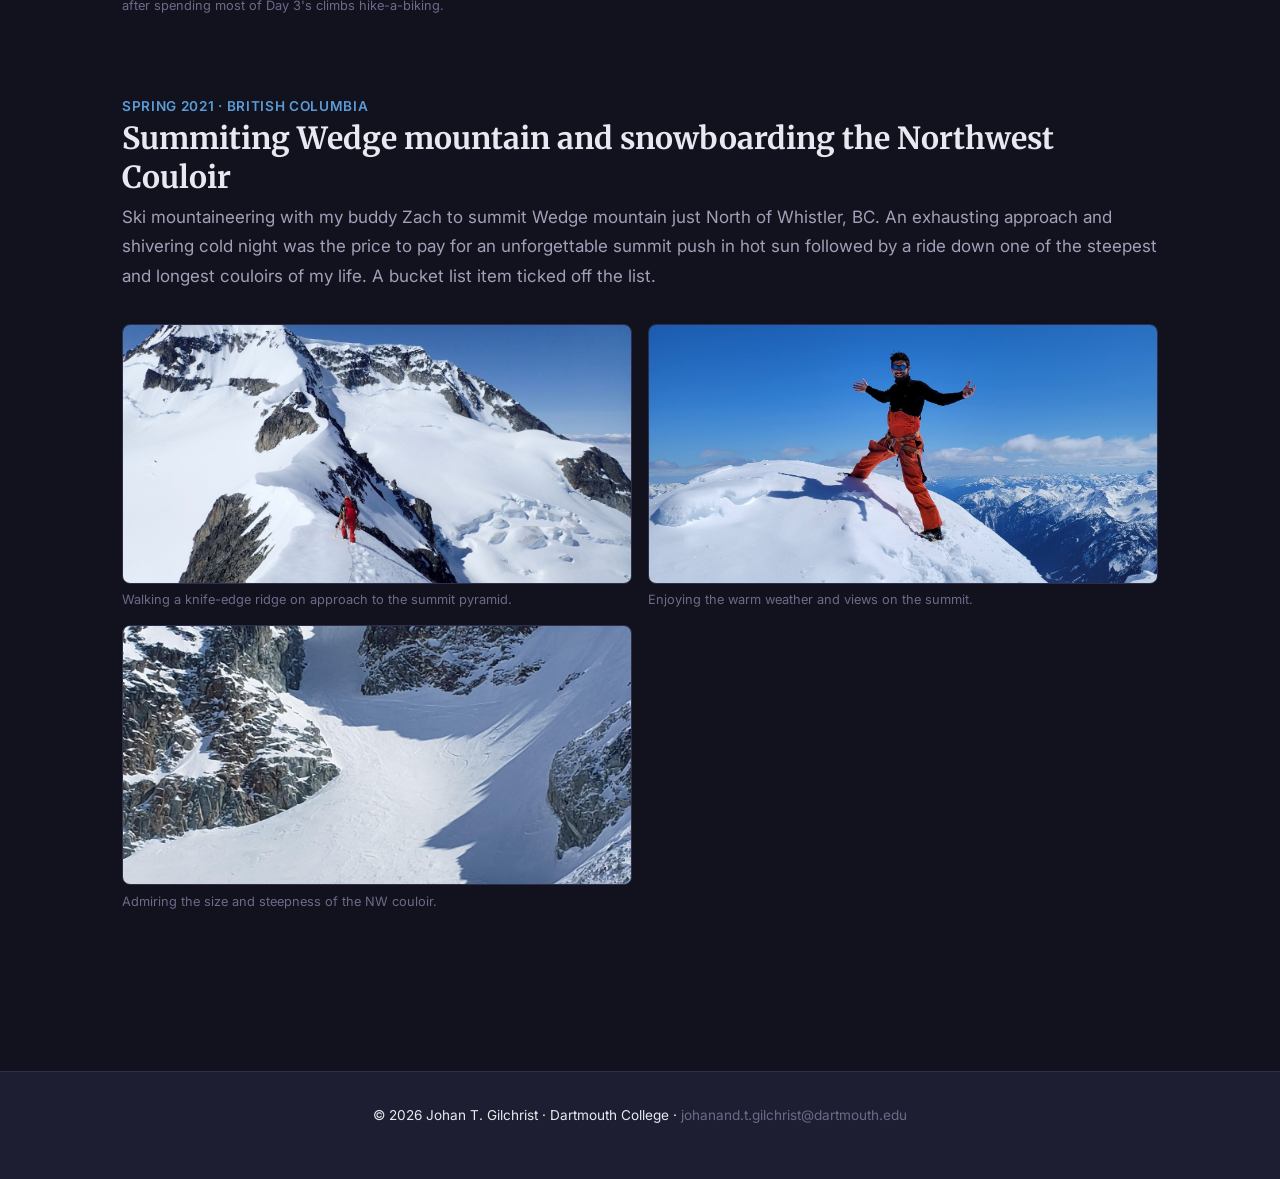
<file: adventures.html>
<!DOCTYPE html>
<html lang="en">
<head>
    <meta charset="UTF-8">
    <meta name="viewport" content="width=device-width, initial-scale=1.0">
    <title>Adventures — Johan T. Gilchrist</title>
    <meta name="description" content="Adventures of Dr. Johan T. Gilchrist: mountain biking, snowboarding, rock climbing, and mountaineering.">
    <link rel="preconnect" href="https://fonts.googleapis.com">
    <link rel="preconnect" href="https://fonts.gstatic.com" crossorigin>
    <link href="https://fonts.googleapis.com/css2?family=Inter:wght@400;500;600&family=Merriweather:ital,wght@0,700;1,400&display=swap" rel="stylesheet">
    <link rel="stylesheet" href="assets/css/style.css">
    <style>
        .fade-in { opacity: 0; transform: translateY(16px); transition: opacity 0.5s, transform 0.5s; }
        .fade-in.visible { opacity: 1; transform: none; }

        /* Adventure entry — each trip is a self-contained section */
        .adventure {
            margin-bottom: 5rem;
        }

        .adventure__header {
            margin-bottom: 2rem;
        }

        .adventure__header h2 {
            margin-bottom: 0.3rem;
        }

        .adventure__date {
            font-size: 0.85rem;
            color: var(--accent);
            font-weight: 600;
            letter-spacing: 0.05em;
            text-transform: uppercase;
        }

        /* Masonry-style photo grid: 2 columns, variable row heights */
        .photo-grid-2 {
            display: grid;
            grid-template-columns: 1fr 1fr;
            gap: 1rem;
        }

        .photo-grid-2 figure {
            margin: 0;
        }

        .photo-grid-2 img {
            width: 100%;
            height: 260px;
            object-fit: cover;
            border-radius: 8px;
            border: 1px solid var(--border);
        }

        .photo-grid-2 figcaption {
            font-size: 0.8rem;
            color: var(--text-muted);
            margin-top: 0.4rem;
            line-height: 1.5;
        }

        /* Wide photo spans both columns */
        .photo-grid-2 .wide {
            grid-column: 1 / -1;
        }

        .photo-grid-2 .wide img {
            height: 340px;
        }

        @media (max-width: 768px) {
            .photo-grid-2 { grid-template-columns: 1fr; }
            .photo-grid-2 .wide { grid-column: 1; }
        }
    </style>
</head>
<body>

    <nav class="nav">
        <div class="nav__inner">
            <a href="index.html" class="nav__logo">Johan T. Gilchrist</a>
            <button class="nav__toggle" aria-label="Toggle navigation">
                <span></span><span></span><span></span>
            </button>
            <ul class="nav__links">
                <li><a href="index.html">Home</a></li>
                <li><a href="about.html">About</a></li>
                <li><a href="research.html">Research</a></li>
                <li><a href="outreach.html">Outreach</a></li>
                <li><a href="adventures.html">Adventures</a></li>
                <li><a href="cv.html">CV</a></li>
            </ul>
        </div>
    </nav>

    <main>

        <!-- ===================== PAGE HEADER =================== -->
        <section class="section" style="padding-bottom:2rem;">
            <div class="container">
                <span class="section-label">Life Outside the Lab</span>
                <h1 style="margin-bottom:0.5rem;">Adventures</h1>
                <p style="max-width:600px; color:var(--text-secondary);">
                    Snowboarding, mountain biking, rock climbing, mountaineering — the mountains
                    keep me grounded (and occasionally airborne).
                </p>
            </div>
        </section>


        <section class="section">
            <div class="container">

                <div class="adventure">
                    <div class="adventure__header">
                        <div class="adventure__date">Summer 2025 · Oregon</div>
                        <h2>Summiting South Sister Volcano, OR</h2>
                        <p style="color:var(--text-secondary);">
                            Manar and I hiking to the summit of South Sister Volcano. We summitted via the 
                            popular Southern route followed by a fun glissade down the Eastern route snowfields. 
                            We set up camp at the beautiful Green Lakes and enjoyed a refreshing swim. One of the 
                            most stunning landscapes I've ventured through.
                        </p>
                    </div>

                    <div class="photo-grid-2">
                        <figure>
                            <img src="assets/adventures/Manar_Yoshi_SouthSisterSummit.JPG" alt="Caption">
                            <figcaption>Mandatory summit selfie with Manar.</figcaption>
                        </figure>
                        <figure>
                            <img src="assets/adventures/ManarSouthSisterApproach.JPG" alt="Caption">
                            <figcaption>Manar on approach to South Sister.</figcaption>
                        </figure>
                        <figure>
                            <img src="assets/adventures/Yoshi_Manar_GlissadeSouthSister.JPG" alt="Caption">
                            <figcaption>The most efficient and fun way, besides skiing, to descend a mountin- glissading.</figcaption>
                        </figure>
                    </div>
                </div>

                <div class="adventure">
                    <div class="adventure__header">
                        <div class="adventure__date">Summer 2022 · British Columbia</div>
                        <h2>The Goat Sport Climb Route in Marble Canyon, BC</h2>
                        <p style="color:var(--text-secondary);">
                            A 19-pitch 5.9 sport (bolted) climbing route with a 5.11 variant pitch in the middle. 
                            A 12-hour car-to-car journey with my partner Manar in 35° Celsius heat with insufficient water. 
                            Classic example of type 2 fun.
                        </p>
                    </div>

                    <div class="photo-grid-2">
                        <figure>
                            <img src="assets/adventures/ManarLookDown_TheGoat.jpeg" alt="Caption">
                            <figcaption>Manar ready to belay me up a pitch halfway through the route .</figcaption>
                        </figure>
                        <figure>
                            <img src="assets/adventures/Yoshi_TheGoat.jpg" alt="Caption">
                            <figcaption>Mandatory mid-route selfie.</figcaption>
                        </figure>
                        <figure>
                            <img src="assets/adventures/MarbleCanyon_TheGoat.jpg" alt="Caption">
                            <figcaption>Day-dreaming of the post-climb mandatory lake float.</figcaption>
                        </figure>
                    </div>
                </div>

                <div class="adventure">
                    <div class="adventure__header">
                        <div class="adventure__date">Summer 2021 · British Columbia, Canada</div>
                        <h2>Mountain Biking the South Chilcotin Range, BC — 5 Days</h2>
                        <p style="color:var(--text-secondary);">
                            A five-day bikepacking trip deep into the South Chilcotin Mountains —
                            accessible only by float plane. Big mountains, bigger descents, and
                            the best of times with friends.
                        </p>
                    </div>

                    <div class="photo-grid-2">
                        <figure>
                            <img src="assets/adventures/Yoshi_FloatPlaneLoading_Chilcotin_20210824_074345.jpg"
                                 alt="Loading the float plane with bikes at Warner Lake"
                                 onerror="this.style.background='var(--bg-section)';">
                            <figcaption>Day 1: Loading the float plane with bikes, gear, and humans to start our 5-day bikepacking trip through the South Chilcotin Mountains in BC.</figcaption>
                        </figure>
                        <figure>
                            <img src="assets/adventures/TyaxFloatPlane_WarnerLake_Mist_20210824_084505.jpg"
                                 alt="Float plane leaving on Warner Lake with morning mist"
                                 onerror="this.style.background='var(--bg-section)';">
                            <figcaption>Day 1: Float plane leaving us on our own at Warner Lake. The morning mist over the lake was absolutely stunning.</figcaption>
                        </figure>
                        <figure>
                            <img src="assets/adventures/Yoshi_HikeABike_WarnerPass_Chilcotin_20210824_111659.jpg"
                                 alt="Hike-a-biking up to Warner Pass"
                                 onerror="this.style.background='var(--bg-section)';">
                            <figcaption>Day 1: Hike-a-biking the second-to-last slope to Warner Pass. Little did we know this would be a walk in the park compared to Day 3.</figcaption>
                        </figure>
                        <figure>
                            <img src="assets/adventures/PhilLavoie_MTB_PowellPass_Chilcotin_20210826_145223.jpg"
                                 alt="Phil at Powell Pass"
                                 onerror="this.style.background='var(--bg-section)';">
                            <figcaption>Day 3: The veteran and indefatigable Phil enjoying the view and patiently waiting for the rest of us near Powell Pass on Day 3.</figcaption>
                        </figure>
                        <figure>
                            <img src="assets/adventures/MTBCrew_ElbowPass_20210827_134337.jpg"
                                 alt="MTB Crew at Elbow Pass"
                                 onerror="this.style.background='var(--bg-section)';">
                            <figcaption>Day 4: Approaching Elbow Pass after another long yet welcomed bikeable climb after spending most of Day 3's climbs hike-a-biking.</figcaption>
                        </figure>
                    </div>
                </div>

                <div class="adventure">
                    <div class="adventure__header">
                        <div class="adventure__date">Spring 2021 · British Columbia</div>
                        <h2>Summiting Wedge mountain and snowboarding the Northwest Couloir</h2>
                        <p style="color:var(--text-secondary);">
                            Ski mountaineering with my buddy Zach to summit Wedge mountain just North of Whistler, BC.
                            An exhausting approach and shivering cold night was the price to pay for an unforgettable  
                            summit push in hot sun followed by a ride down one of the steepest and longest couloirs of 
                            my life. A bucket list item ticked off the list.
                        </p>
                    </div>

                    <div class="photo-grid-2">
                        <figure>
                            <img src="assets/adventures/Yoshi_WedgeRidge.jpg" alt="Caption">
                            <figcaption>Walking a knife-edge ridge on approach to the summit pyramid.</figcaption>
                        </figure>
                        <figure>
                            <img src="assets/adventures/Yoshi_WedgeSummit_20210412_140416.jpg" alt="Caption">
                            <figcaption>Enjoying the warm weather and views on the summit.</figcaption>
                        </figure>
                        <figure>
                            <img src="assets/adventures/Wedge_NWCouloir.jpg" alt="Caption">
                            <figcaption>Admiring the size and steepness of the NW couloir.</figcaption>
                        </figure>
                    </div>
                </div>
                

            </div>
        </section>

    </main>

    <footer class="footer">
        <p>© 2026 Johan T. Gilchrist · Dartmouth College ·
            <a href="mailto:johanand.t.gilchrist@dartmouth.edu">johanand.t.gilchrist@dartmouth.edu</a>
        </p>
    </footer>

    <script src="assets/js/main.js"></script>
</body>
</html>
</file>
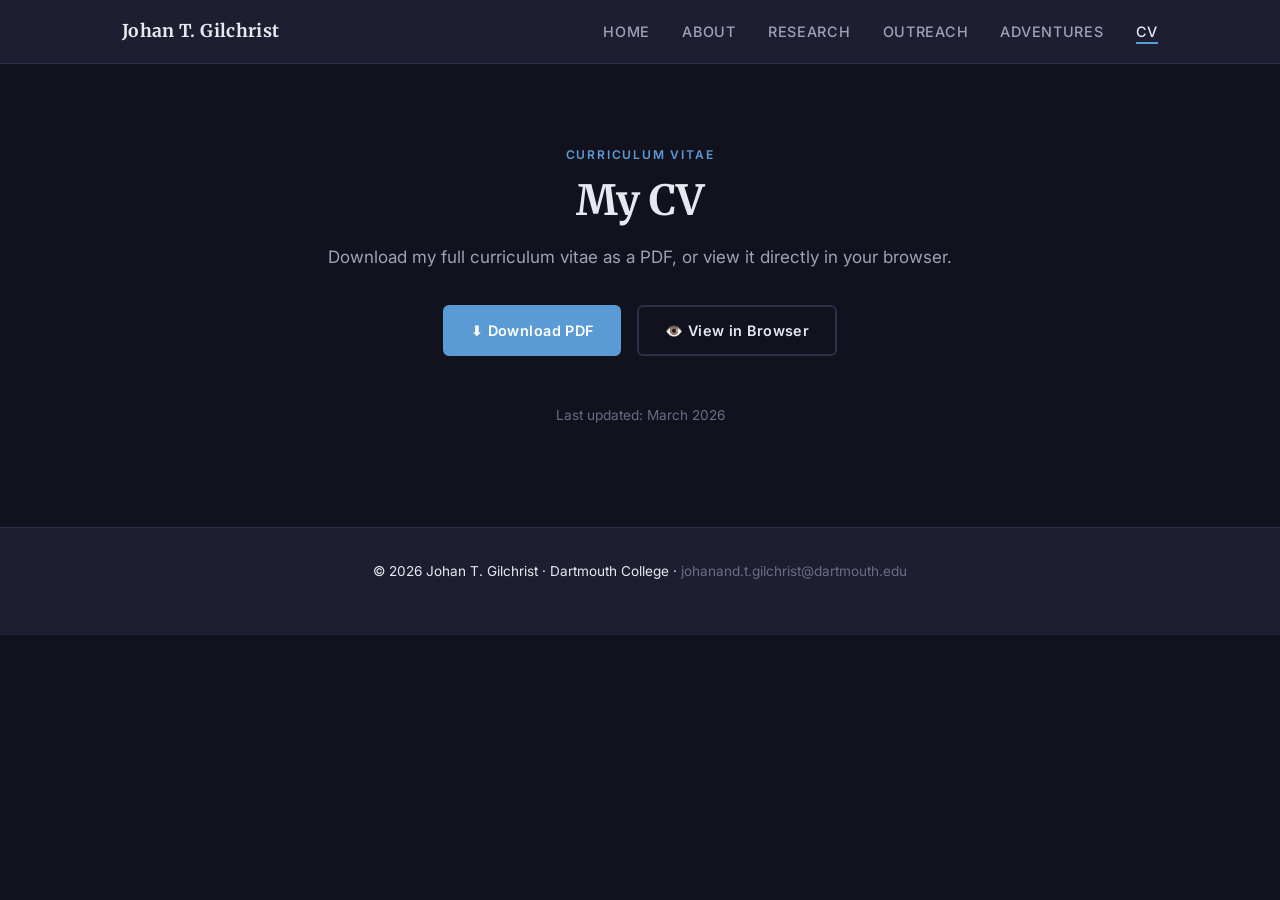
<file: cv.html>
<!DOCTYPE html>
<html lang="en">
<head>
    <meta charset="UTF-8">
    <meta name="viewport" content="width=device-width, initial-scale=1.0">
    <title>CV — Johan T. Gilchrist</title>
    <link rel="preconnect" href="https://fonts.googleapis.com">
    <link rel="preconnect" href="https://fonts.gstatic.com" crossorigin>
    <link href="https://fonts.googleapis.com/css2?family=Inter:wght@400;500;600&family=Merriweather:ital,wght@0,700;1,400&display=swap" rel="stylesheet">
    <link rel="stylesheet" href="assets/css/style.css">
</head>
<body>

    <nav class="nav">
        <div class="nav__inner">
            <a href="index.html" class="nav__logo">Johan T. Gilchrist</a>
            <button class="nav__toggle" aria-label="Toggle navigation">
                <span></span><span></span><span></span>
            </button>
            <ul class="nav__links">
                <li><a href="index.html">Home</a></li>
                <li><a href="about.html">About</a></li>
                <li><a href="research.html">Research</a></li>
                <li><a href="outreach.html">Outreach</a></li>
                <li><a href="adventures.html">Adventures</a></li>
                <li><a href="cv.html">CV</a></li>
            </ul>
        </div>
    </nav>

    <main>
        <section class="section">
            <div class="container" style="max-width:700px; text-align:center;">
                <span class="section-label">Curriculum Vitae</span>
                <h1 style="margin-bottom:1rem;">My CV</h1>
                <p style="color:var(--text-secondary); margin-bottom:2rem;">
                    Download my full curriculum vitae as a PDF, or view it directly in your browser.
                </p>

                <div style="display:flex; gap:1rem; justify-content:center; flex-wrap:wrap;">
                    <a href="assets/cv/CV_Johan_Gilchrist_Winter_2026_no_in_prep.pdf" class="btn btn-primary" target="_blank">
                        ⬇️ Download PDF
                    </a>
                    <a href="assets/cv/CV_Johan_Gilchrist_Winter_2026_no_in_prep.pdf" class="btn btn-outline" target="_blank">
                        👁️ View in Browser
                    </a>
                </div>

                <p style="color:var(--text-muted); font-size:0.85rem; margin-top:3rem;">
                    Last updated: March 2026
                    <!-- 🔧 Update this date whenever you upload a new CV -->
                </p>
            </div>
        </section>
    </main>

    <footer class="footer">
        <p>© 2026 Johan T. Gilchrist · Dartmouth College ·
            <a href="mailto:johanand.t.gilchrist@dartmouth.edu">johanand.t.gilchrist@dartmouth.edu</a>
        </p>
    </footer>

    <script src="assets/js/main.js"></script>
</body>
</html>
</file>
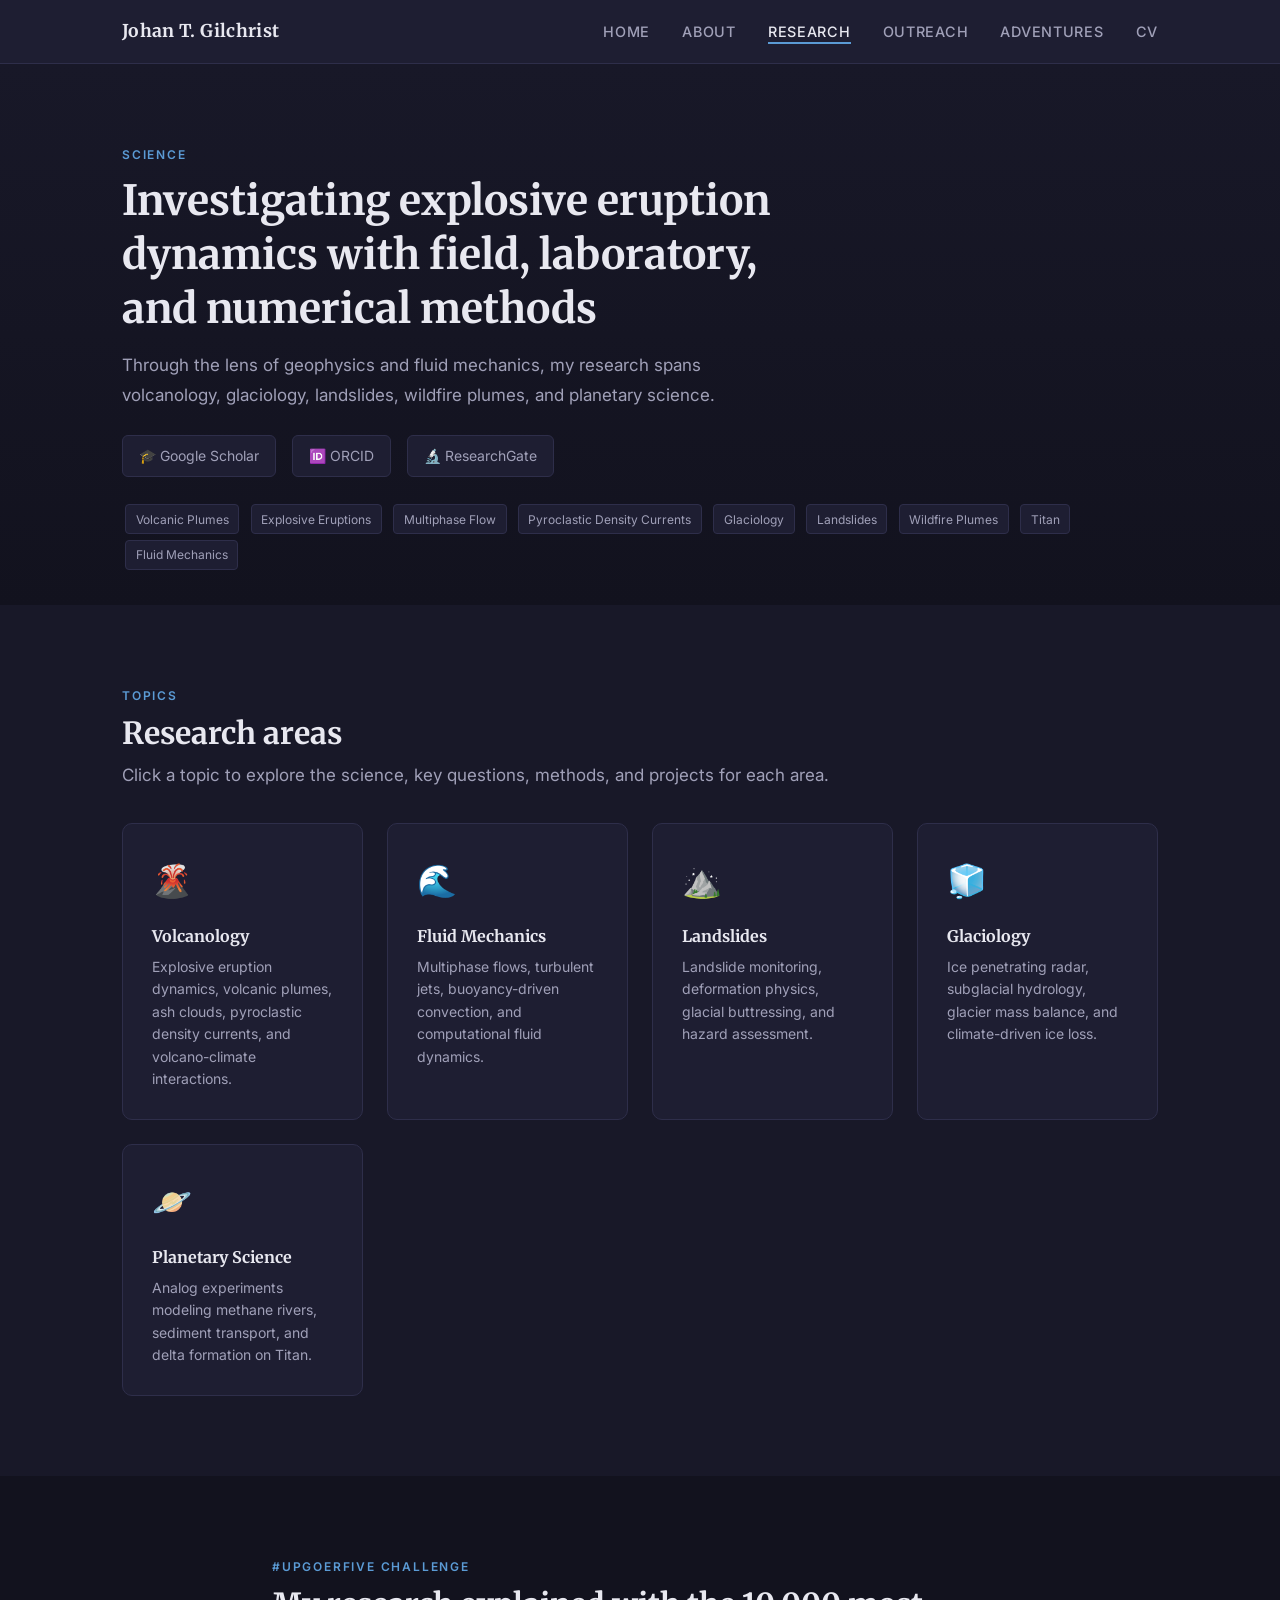
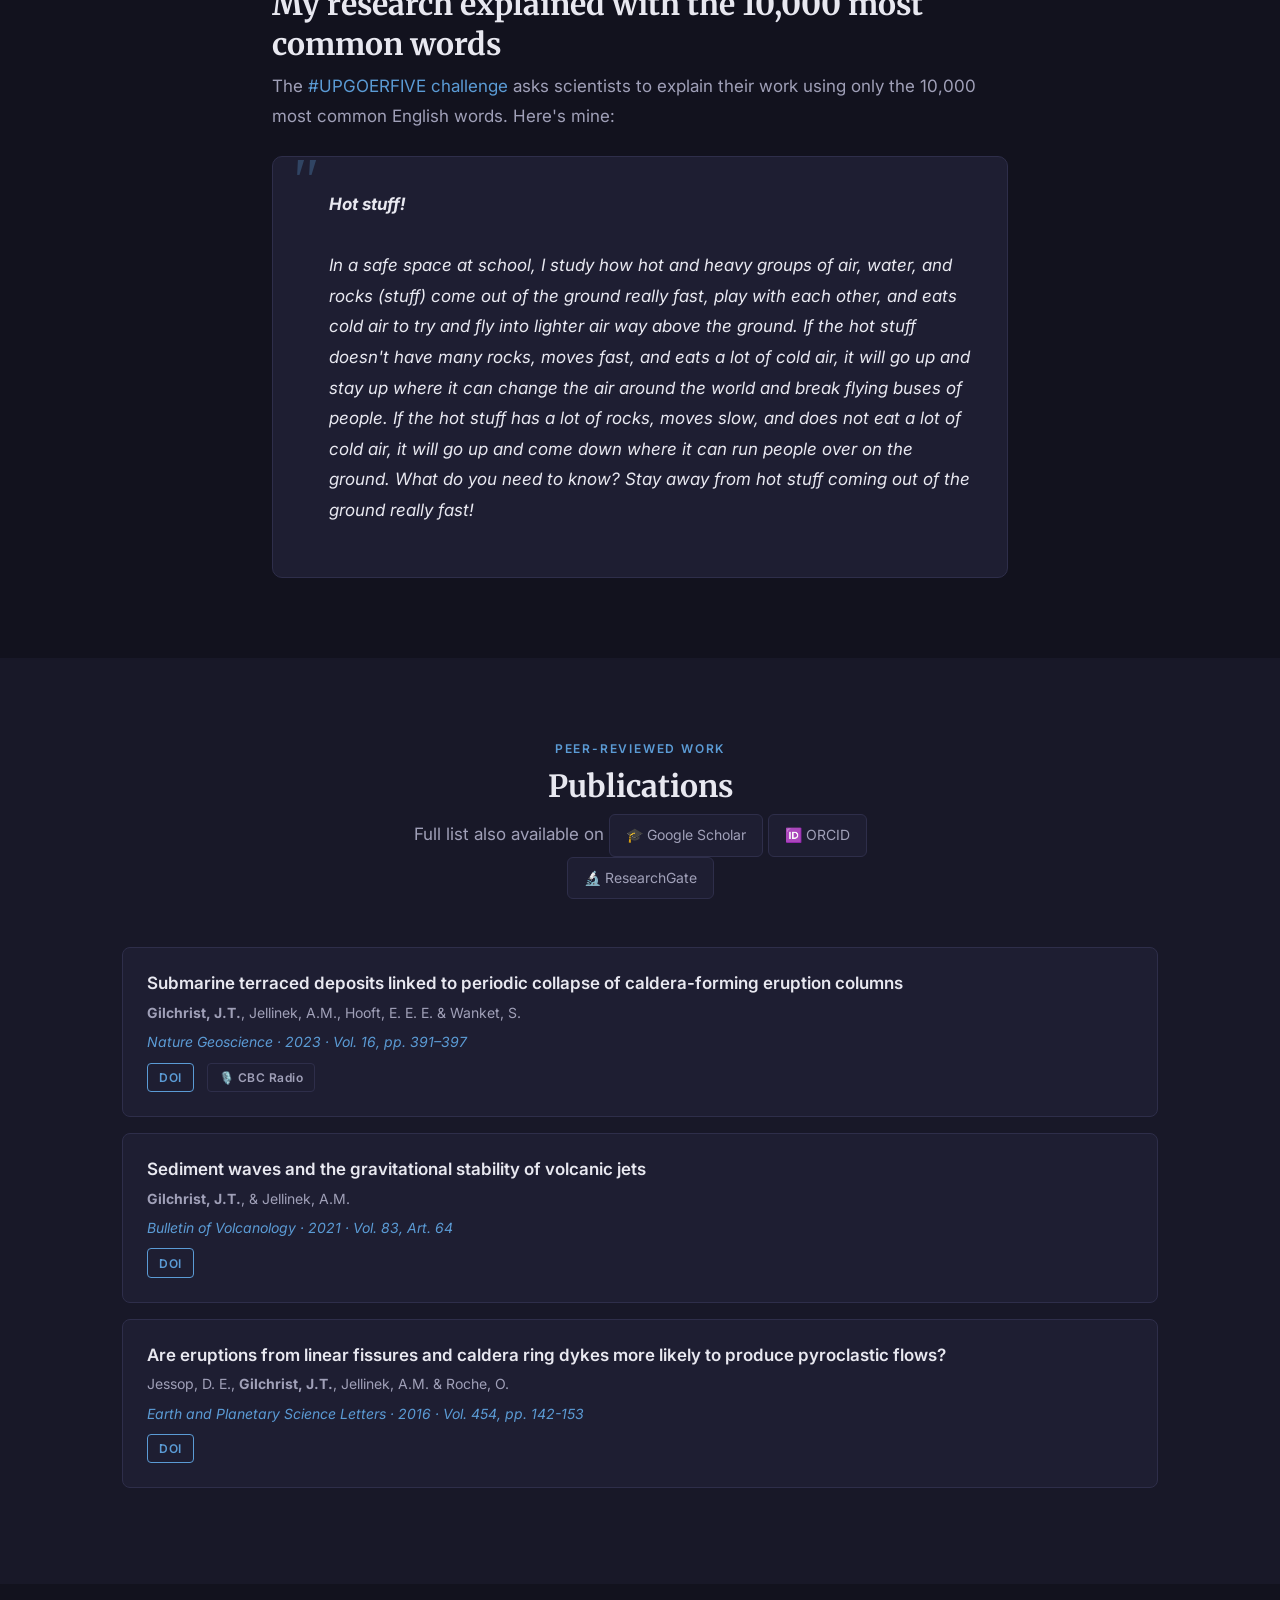
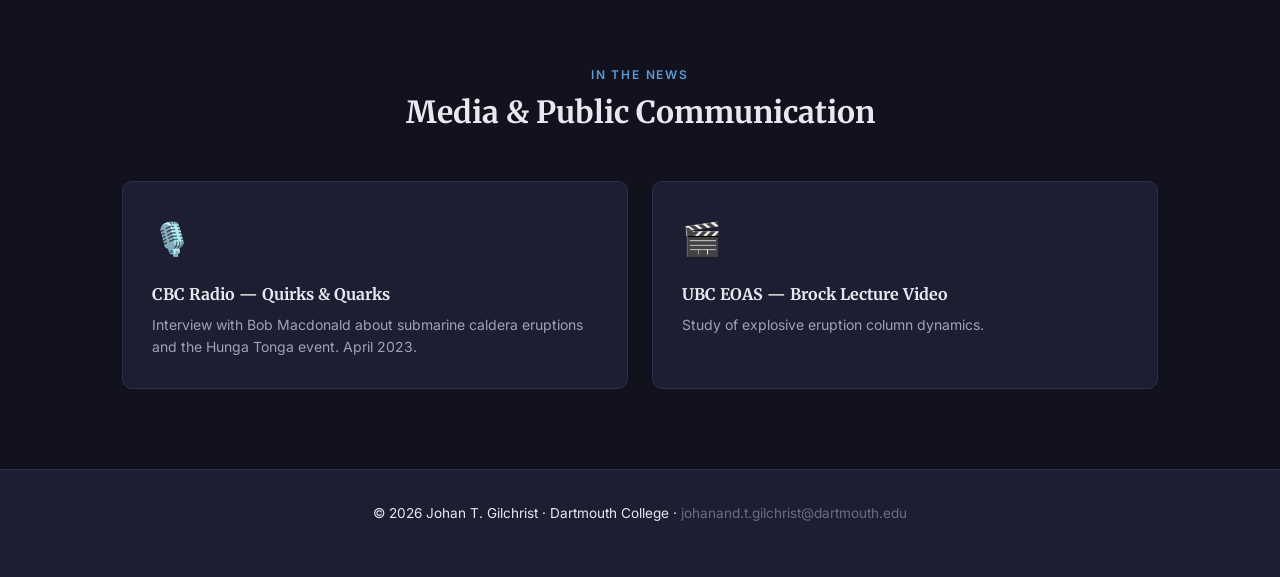
<file: research.html>
<!DOCTYPE html>
<html lang="en">
<head>
    <meta charset="UTF-8">
    <meta name="viewport" content="width=device-width, initial-scale=1.0">
    <title>Research — Johan T. Gilchrist</title>
    <meta name="description" content="Research of Dr. Johan Gilchrist: explosive eruption dynamics, volcanic plumes, landslides, glaciers, wildfires, and planetary science.">
    <link rel="preconnect" href="https://fonts.googleapis.com">
    <link rel="preconnect" href="https://fonts.gstatic.com" crossorigin>
    <link href="https://fonts.googleapis.com/css2?family=Inter:wght@400;500;600&family=Merriweather:ital,wght@0,700;1,400&display=swap" rel="stylesheet">
    <link rel="stylesheet" href="assets/css/style.css">
    <style>
        .fade-in { opacity: 0; transform: translateY(16px); transition: opacity 0.5s, transform 0.5s; }
        .fade-in.visible { opacity: 1; transform: none; }

        /* Research image trio */
        .research-trio {
            display: grid;
            grid-template-columns: repeat(3, 1fr);
            gap: 1.2rem;
            margin: 2rem 0;
        }
        .research-trio figure {
            margin: 0;
        }
        .research-trio img {
            width: 100%;
            height: 220px;
            object-fit: cover;
            border-radius: 8px;
            border: 1px solid var(--border);
        }
        .research-trio figcaption {
            font-size: 0.78rem;
            color: var(--text-muted);
            margin-top: 0.5rem;
            line-height: 1.5;
            text-align: center;
        }

        /* Topic tags */
        .tag {
            display: inline-block;
            padding: 0.2rem 0.6rem;
            background: var(--bg-card);
            border: 1px solid var(--border);
            border-radius: 4px;
            font-size: 0.75rem;
            color: var(--text-secondary);
            margin: 0.2rem;
        }

        /* Upgoer box */
        .upgoer-box {
            background: var(--bg-card);
            border: 1px solid var(--border);
            border-radius: 10px;
            padding: 2rem;
            font-style: italic;
            color: var(--text-secondary);
            line-height: 1.8;
            position: relative;
        }
        .upgoer-box::before {
            content: '"';
            font-size: 4rem;
            color: var(--accent);
            opacity: 0.3;
            position: absolute;
            top: -0.5rem;
            left: 1rem;
            font-family: Georgia, serif;
            line-height: 1;
        }

        @media (max-width: 768px) {
            .research-trio { grid-template-columns: 1fr; }
        }
    </style>
</head>
<body>

    <nav class="nav">
        <div class="nav__inner">
            <a href="index.html" class="nav__logo">Johan T. Gilchrist</a>
            <button class="nav__toggle" aria-label="Toggle navigation">
                <span></span><span></span><span></span>
            </button>
            <ul class="nav__links">
                <li><a href="index.html">Home</a></li>
                <li><a href="about.html">About</a></li>
                <li><a href="research.html">Research</a></li>
                <li><a href="outreach.html">Outreach</a></li>
                <li><a href="adventures.html">Adventures</a></li>
                <li><a href="cv.html">CV</a></li>
            </ul>
        </div>
    </nav>

    <main>

        <!-- ===================== PAGE HEADER =================== -->
        <section class="section" style="background: linear-gradient(180deg, #181828 0%, var(--bg-dark) 100%); padding-bottom:2rem;">
            <div class="container">
                <span class="section-label">Science</span>
                <h1 style="max-width: 700px; margin-bottom:1rem;">
                    Investigating explosive eruption dynamics with field, laboratory, and numerical methods
                </h1>
                <p style="max-width:650px; color:var(--text-secondary);">
                    Through the lens of geophysics and fluid mechanics, my research spans volcanology, glaciology, landslides, wildfire
                    plumes, and planetary science.
                </p>

                <!-- Academic profile links -->
                <div class="profile-links" style="margin-top:1.5rem;">
                    <!-- 🔧 TO DO: Add your real Google Scholar and ORCID URLs -->
                    <a href="https://scholar.google.com/citations?user=lfhHC2cAAAAJ&hl=en&oi=ao" class="profile-link" target="_blank">🎓 Google Scholar</a>
                    <a href="https://orcid.org/0000-0001-9499-6942" class="profile-link" target="_blank">🆔 ORCID</a>
                    <a href="https://www.researchgate.net/profile/Johan-Gilchrist?ev=hdr_xprf" class="profile-link" target="_blank">🔬 ResearchGate</a>
                </div>

                <!-- Research topics tags -->
                <div style="margin-top:1.5rem;">
                    <span class="tag">Volcanic Plumes</span>
                    <span class="tag">Explosive Eruptions</span>
                    <span class="tag">Multiphase Flow</span>
                    <span class="tag">Pyroclastic Density Currents</span>
                    <span class="tag">Glaciology</span>
                    <span class="tag">Landslides</span>
                    <span class="tag">Wildfire Plumes</span>
                    <span class="tag">Titan</span>
                    <span class="tag">Fluid Mechanics</span>
                </div>
            </div>
        </section>


        <!-- ===================== RESEARCH TOPICS =============== -->
        <section class="section section-alt">
            <div class="container">
                <span class="section-label">Topics</span>
                <h2 style="margin-bottom:0.5rem;">Research areas</h2>
                <p style="color:var(--text-secondary); margin-bottom:1.5rem;">
                    Click a topic to explore the science, key questions, methods, and projects for each area.
                </p>
                <div class="card-grid">

                    <a href="research/Volcanology/volcanology.html" class="card">
                        <div class="card__icon">🌋</div>
                        <div class="card__title">Volcanology</div>
                        <p class="card__desc">Explosive eruption dynamics, volcanic plumes, ash clouds, pyroclastic density currents, and volcano-climate interactions.</p>
                    </a>

                    <a href="research/fluid-mechanics.html" class="card">
                        <div class="card__icon">🌊</div>
                        <div class="card__title">Fluid Mechanics</div>
                        <p class="card__desc">Multiphase flows, turbulent jets, buoyancy-driven convection, and computational fluid dynamics.</p>
                    </a>

                    <a href="research/landslides.html" class="card">
                        <div class="card__icon">⛰️</div>
                        <div class="card__title">Landslides</div>
                        <p class="card__desc">Landslide monitoring, deformation physics, glacial buttressing, and hazard assessment.</p>
                    </a>

                    <a href="research/glaciology.html" class="card">
                        <div class="card__icon">🧊</div>
                        <div class="card__title">Glaciology</div>
                        <p class="card__desc">Ice penetrating radar, subglacial hydrology, glacier mass balance, and climate-driven ice loss.</p>
                    </a>

                    <a href="research/planetary-science.html" class="card">
                        <div class="card__icon">🪐</div>
                        <div class="card__title">Planetary Science</div>
                        <p class="card__desc">Analog experiments modeling methane rivers, sediment transport, and delta formation on Titan.</p>
                    </a>

                </div>
            </div>
        </section>
        
        <!-- ===================== PLAIN-LANGUAGE SUMMARY ======== -->
        <section class="section">
            <div class="container" style="max-width: 800px;">
                <span class="section-label">#UpGoerFive Challenge</span>
                <h2 style="margin-bottom: 0.5rem;">My research explained with the 10,000 most common words</h2>
                <p style="color:var(--text-secondary); margin-bottom: 1.5rem;">
                    The <a href="https://splasho.com/upgoer5/" target="_blank">#UPGOERFIVE challenge</a>
                    asks scientists to explain their work using only the 10,000 most common English words.
                    Here's mine:
                </p>
                <div class="upgoer-box">
                    <p style="padding-left:1.5rem; font-style:italic;">
                        <strong>Hot stuff!</strong><br><br>
                        In a safe space at school, I study how hot and heavy groups of air, water, and
                        rocks (stuff) come out of the ground really fast, play with each other, and eats
                        cold air to try and fly into lighter air way above the ground. If the hot stuff
                        doesn't have many rocks, moves fast, and eats a lot of cold air, it will go up
                        and stay up where it can change the air around the world and break flying buses
                        of people. If the hot stuff has a lot of rocks, moves slow, and does not eat a
                        lot of cold air, it will go up and come down where it can run people over on the
                        ground. What do you need to know? Stay away from hot stuff coming out of the
                        ground really fast!
                    </p>
                </div>
            </div>
        </section>


        <!-- ===================== PUBLICATIONS ================== -->
        <!-- This is the key missing section from the original site! -->
        <section class="section section-alt">
            <div class="container">
                <div class="section-header">
                    <span class="section-label">Peer-Reviewed Work</span>
                    <h2>Publications</h2>
                    <p>
                        <!-- 🔧 TO DO: Add your Google Scholar URL -->
                        Full list also available on
                        <a href="https://scholar.google.com/citations?user=lfhHC2cAAAAJ&hl=en&oi=ao" class="profile-link" target="_blank">
                            🎓 Google Scholar
                        </a>
                        <a href="https://orcid.org/0000-0001-9499-6942" class="profile-link" target="_blank">
                            🆔 ORCID
                        </a>
                        <a href="https://www.researchgate.net/profile/Johan-Gilchrist?ev=hdr_xprf" class="profile-link" target="_blank">
                            🔬 ResearchGate
                        </a>
                    </p>
                </div>

                <ul class="pub-list">

                    <!-- PUBLICATION FORMAT:
                         Each .pub-item is one paper. Fill in:
                         - pub-item__title  → paper title
                         - pub-item__authors → all authors (bold your name)
                         - pub-item__journal → journal name, year, volume, pages
                         - DOI link         → https://doi.org/10.XXXX/...
                    -->

                    <li class="pub-item">
                        <div class="pub-item__title">
                            Submarine terraced deposits linked to periodic collapse of caldera-forming eruption columns
                        </div>
                        <div class="pub-item__authors">
                            <strong>Gilchrist, J.T.</strong>, Jellinek, A.M., Hooft, E. E. E. &amp; Wanket, S.
                        </div>
                        <div class="pub-item__journal">
                            Nature Geoscience · 2023 · Vol. 16, pp. 391–397
                        </div>
                        <div class="pub-item__links">
                            <a href="https://doi.org/10.1038/s41561-023-01160-z" class="pub-badge doi" target="_blank">DOI</a>
                            <a href="https://www.cbc.ca/radio/quirks/quirks-and-quarks-april-22-2023-1.6817336"
                               class="pub-badge" target="_blank">🎙️ CBC Radio</a>
                        </div>
                    </li>

                    <!-- 🔧 TO DO: Add more volcanology publications here -->

                    <li class="pub-item">
                        <div class="pub-item__title">
                            Sediment waves and the gravitational stability of volcanic jets
                        </div>
                        <div class="pub-item__authors">
                            <strong>Gilchrist, J.T.</strong>, &amp; Jellinek, A.M.
                        </div>
                        <div class="pub-item__journal">
                            Bulletin of Volcanology · 2021 · Vol. 83, Art. 64
                        </div>
                        <div class="pub-item__links">
                            <a href="https://doi.org/10.1007/s00445-021-01472-1" class="pub-badge doi" target="_blank">DOI</a>
                        </div>
                    </li>

                    <li class="pub-item">
                        <div class="pub-item__title">
                            Are eruptions from linear fissures and caldera ring dykes more likely to produce pyroclastic flows?
                        </div>
                        <div class="pub-item__authors">
                            Jessop, D. E., <strong>Gilchrist, J.T.</strong>, Jellinek, A.M. &amp; Roche, O.
                        </div>
                        <div class="pub-item__journal">
                            Earth and Planetary Science Letters · 2016 · Vol. 454, pp. 142-153
                        </div>
                        <div class="pub-item__links">
                            <a href="https://doi.org/10.1016/j.epsl.2016.09.005" class="pub-badge doi" target="_blank">DOI</a>
                        </div>
                    </li>

                </ul>
            </div>
        </section>


        <!-- ===================== MEDIA COVERAGE ================ -->
        <section class="section">
            <div class="container">
                <div class="section-header">
                    <span class="section-label">In the News</span>
                    <h2>Media &amp; Public Communication</h2>
                </div>

                <div class="card-grid">
                    <a href="https://www.cbc.ca/radio/quirks/quirks-and-quarks-april-22-2023-1.6817336"
                       class="card" target="_blank">
                        <div class="card__icon">🎙️</div>
                        <div class="card__title">CBC Radio — Quirks &amp; Quarks</div>
                        <p class="card__desc">Interview with Bob Macdonald about submarine caldera eruptions and the Hunga Tonga event. April 2023.</p>
                    </a>

                    <a href="https://www.youtube.com/watch?v=0NJ-sbFg1IA" class="card" target="_blank">
                        <div class="card__icon">🎬</div>
                        <div class="card__title">UBC EOAS — Brock Lecture Video</div>
                        <p class="card__desc">Study of explosive eruption column dynamics.</p>
                    </a>
                </div>
            </div>
        </section>

    </main>

    <footer class="footer">
        <p>© 2026 Johan T. Gilchrist · Dartmouth College ·
            <a href="mailto:johanand.t.gilchrist@dartmouth.edu">johanand.t.gilchrist@dartmouth.edu</a>
        </p>
    </footer>

    <script src="assets/js/main.js"></script>
</body>
</html>
</file>
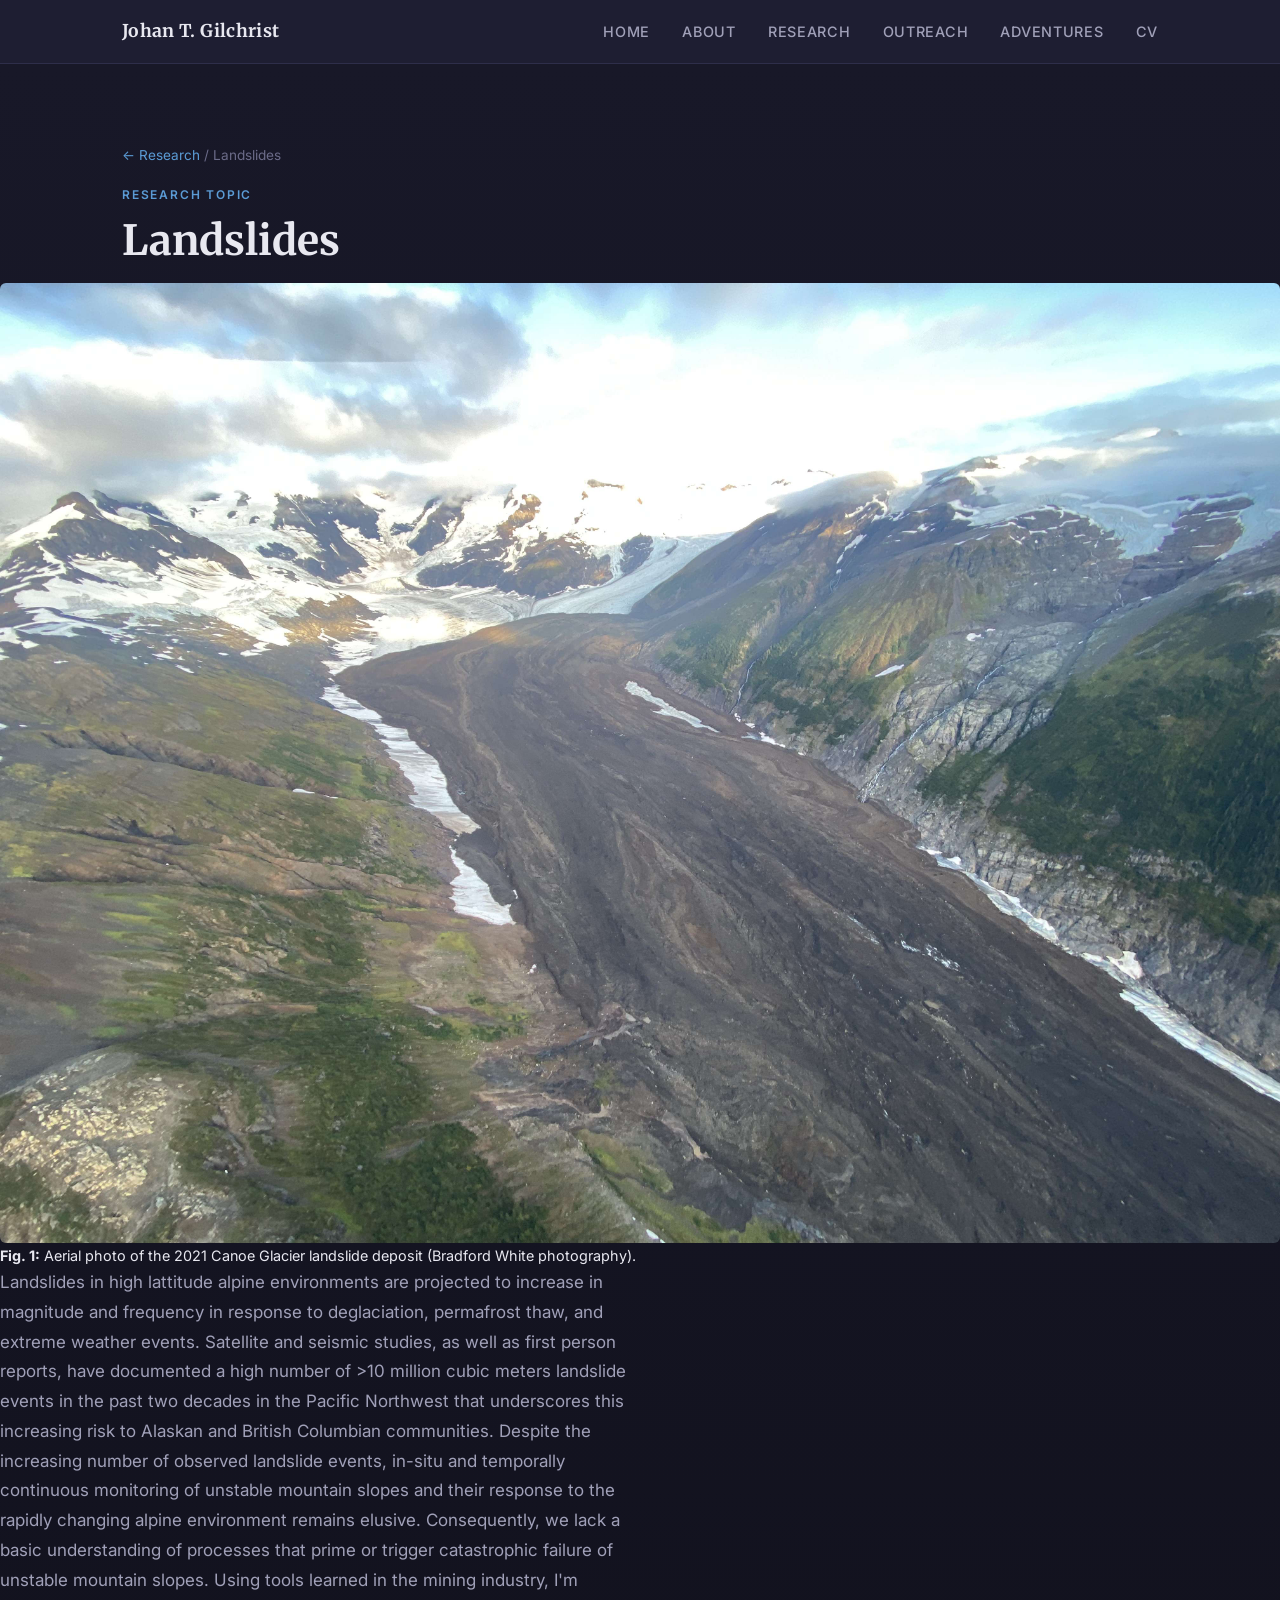
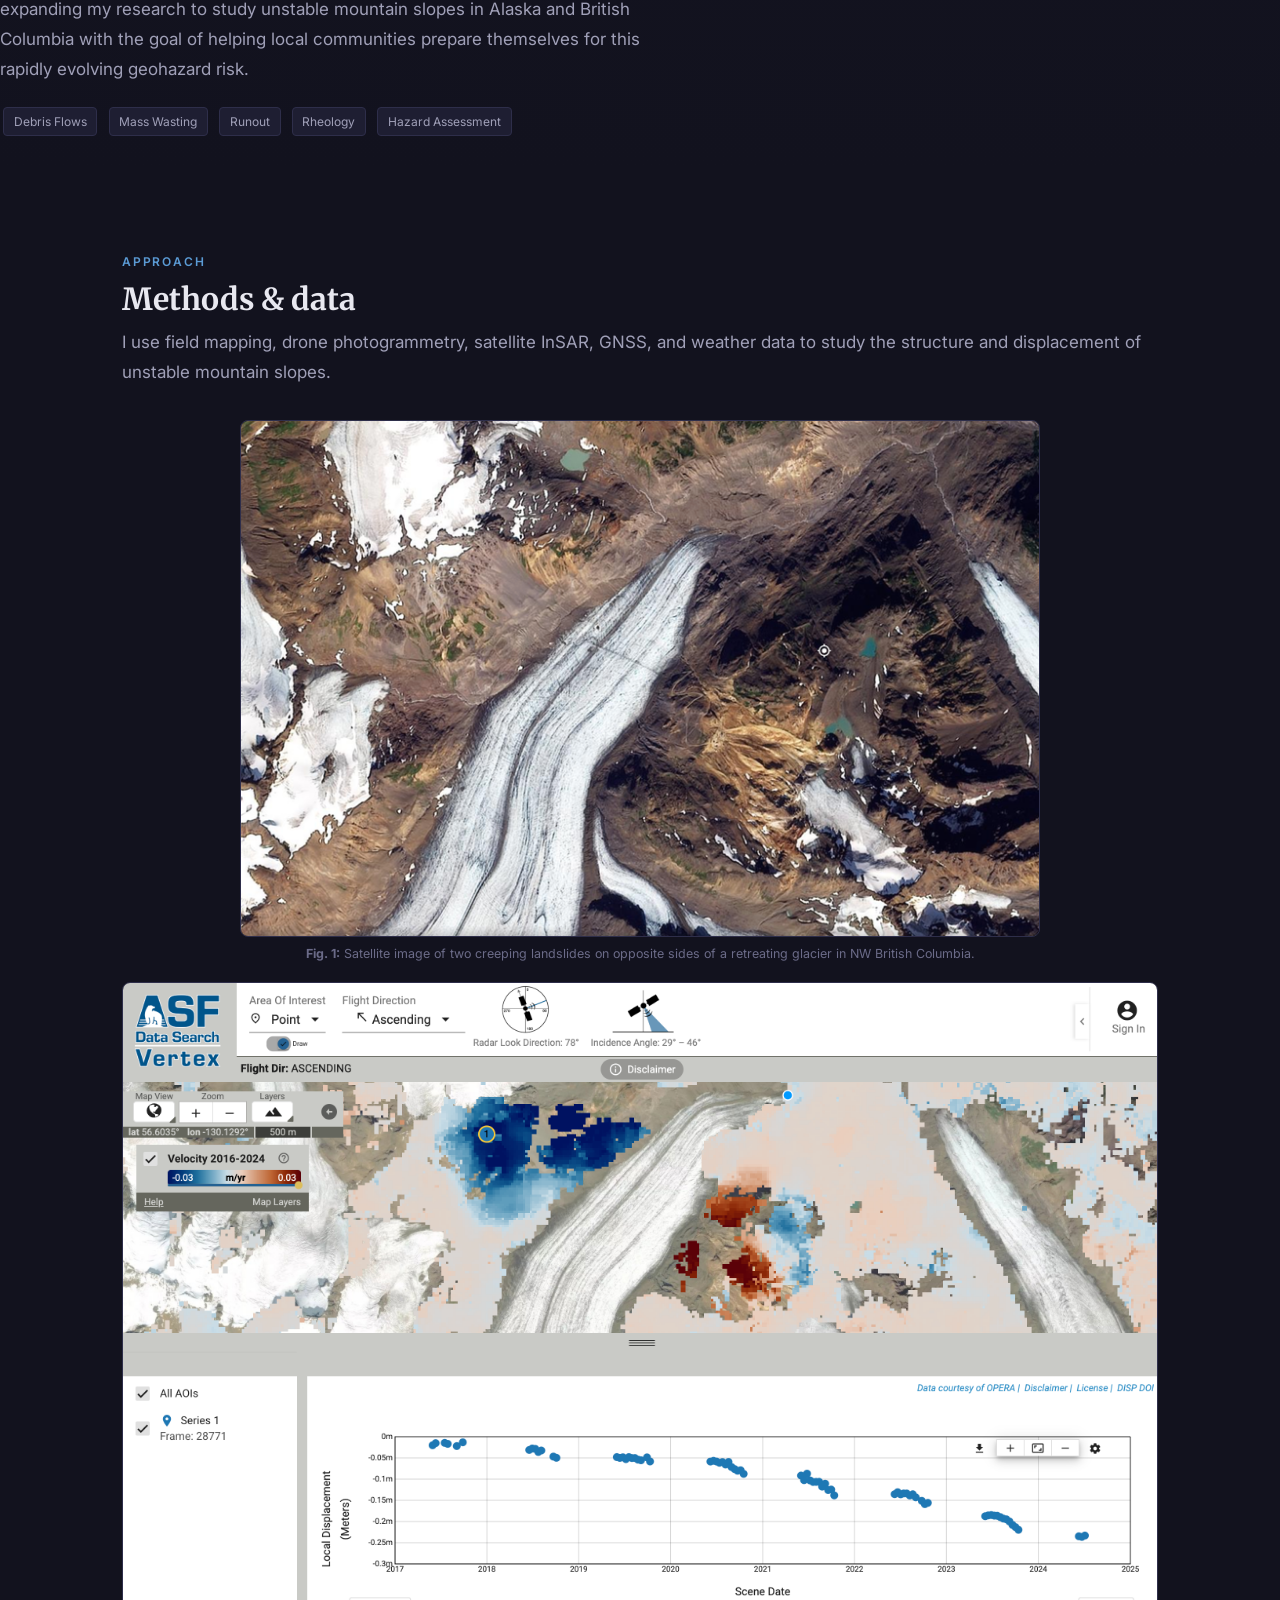
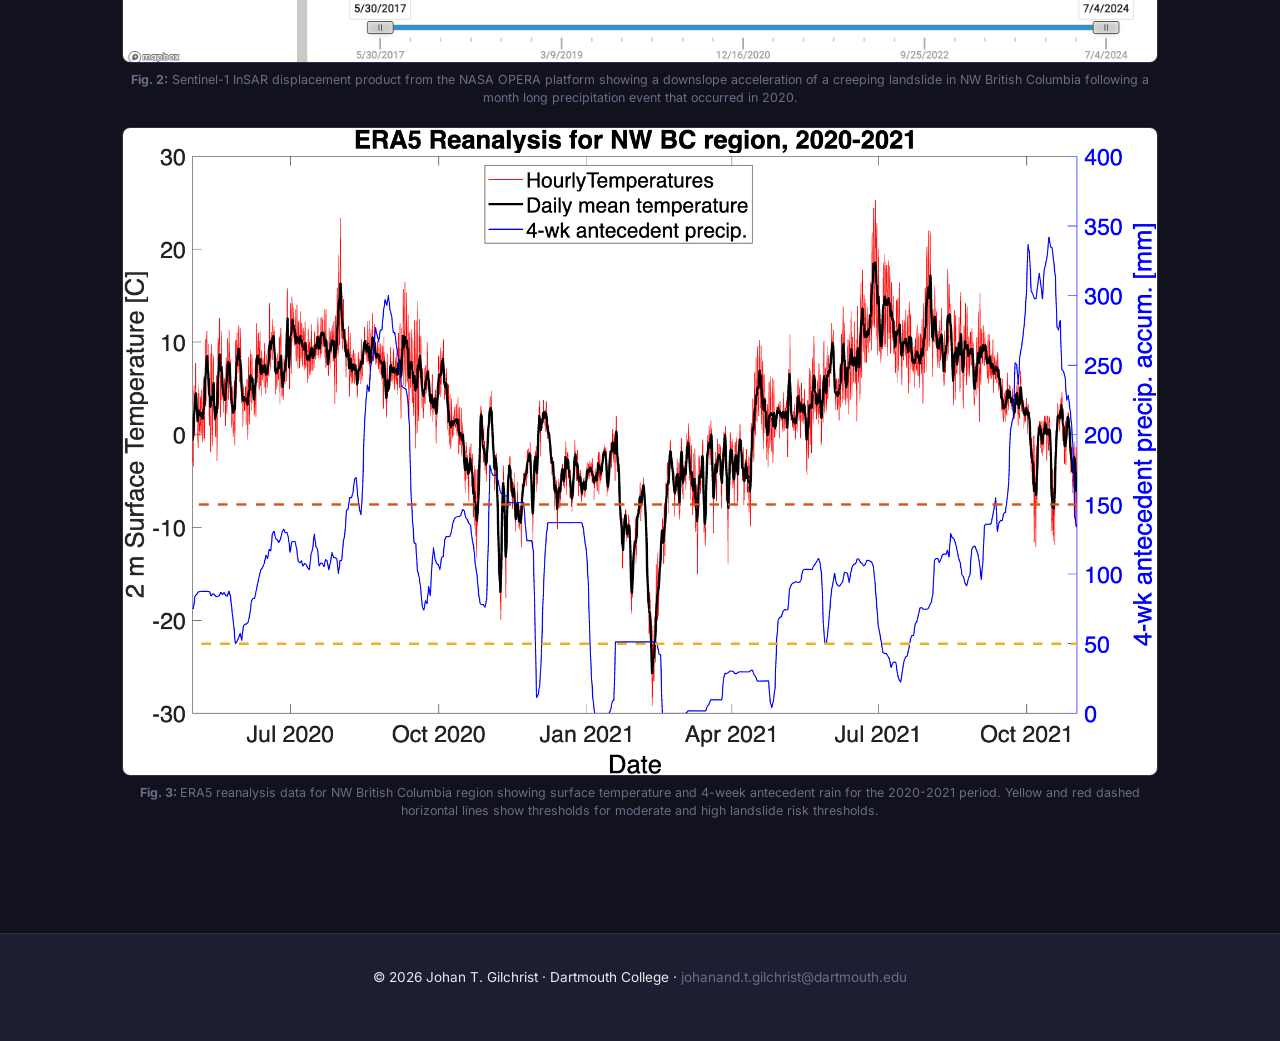
<file: research/landslides.html>
<!DOCTYPE html>
<html lang="en">
<head>
    <meta charset="UTF-8">
    <meta name="viewport" content="width=device-width, initial-scale=1.0">
    <title>Landslides — Johan T. Gilchrist</title>
    <meta name="description" content="Johan Gilchrist's research on landslide dynamics, debris flows, and mass wasting hazards.">
    <link rel="preconnect" href="https://fonts.googleapis.com">
    <link rel="preconnect" href="https://fonts.gstatic.com" crossorigin>
    <link href="https://fonts.googleapis.com/css2?family=Inter:wght@400;500;600&family=Merriweather:ital,wght@0,700;1,400&display=swap" rel="stylesheet">
    <link rel="stylesheet" href="../assets/css/style.css">
    <style>
        .fade-in { opacity: 0; transform: translateY(16px); transition: opacity 0.5s, transform 0.5s; }
        .fade-in.visible { opacity: 1; transform: none; }

        .tag {
            display: inline-block;
            padding: 0.2rem 0.6rem;
            background: var(--bg-card);
            border: 1px solid var(--border);
            border-radius: 4px;
            font-size: 0.75rem;
            color: var(--text-secondary);
            margin: 0.2rem;
        }
        .breadcrumb {
            font-size: 0.85rem;
            color: var(--text-muted);
            margin-bottom: 1rem;
        }
        .breadcrumb a { color: var(--accent); text-decoration: none; }
        .breadcrumb a:hover { text-decoration: underline; }

        .research-trio {
            display: grid;
            grid-template-columns: repeat(3, 1fr);
            gap: 1.2rem;
            margin: 2rem 0;
        }
        .research-trio figure { margin: 0; }
        .research-trio img {
            width: 100%;
            height: auto;
            object-fit: contain;
            border-radius: 8px;
            border: 1px solid var(--border);
        }
        .research-trio figcaption {
            font-size: 0.78rem;
            color: var(--text-muted);
            margin-top: 0.5rem;
            line-height: 1.5;
            text-align: center;
        }
        .key-questions {
            list-style: none;
            padding: 0;
            margin: 1.5rem 0;
        }
        .key-questions li {
            padding: 0.9rem 1rem 0.9rem 3rem;
            background: var(--bg-card);
            border: 1px solid var(--border);
            border-radius: 8px;
            margin-bottom: 0.75rem;
            position: relative;
            color: var(--text-secondary);
            line-height: 1.6;
        }
        .key-questions li::before {
            content: '?';
            position: absolute;
            left: 1rem;
            font-weight: 700;
            color: var(--accent);
            font-size: 1.1rem;
        }
        @media (max-width: 768px) {
            .research-trio { grid-template-columns: 1fr; }
        }
    </style>
</head>
<body>

    <nav class="nav">
        <div class="nav__inner">
            <a href="../index.html" class="nav__logo">Johan T. Gilchrist</a>
            <button class="nav__toggle" aria-label="Toggle navigation">
                <span></span><span></span><span></span>
            </button>
            <ul class="nav__links">
                <li><a href="../index.html">Home</a></li>
                <li><a href="../about.html">About</a></li>
                <li><a href="../research.html">Research</a></li>
                <li><a href="../outreach.html">Outreach</a></li>
                <li><a href="../adventures.html">Adventures</a></li>
                <li><a href="../cv.html">CV</a></li>
            </ul>
        </div>
    </nav>

    <main>

        <!-- ===================== PAGE HEADER =================== -->
        <section class="section" style="background: linear-gradient(180deg, #181828 0%, var(--bg-dark) 100%); padding-bottom:2rem;">
            <div class="container">
                <div class="breadcrumb">
                    <a href="../research.html">← Research</a> / Landslides
                </div>
                <span class="section-label">Research Topic</span>
                <h1 style="max-width: 1000px; margin-bottom:1rem;">Landslides</h1>
                </div>
                    <figure>
                        <img src="../assets/research/landslides/CanoeGlacierLandslide_BradfordWhite.jpg"
                                alt="Landslide figure 1"
                                onerror="this.style.background='var(--bg-section)'; this.style.height='220px';">
                        <figcaption><strong>Fig. 1:</strong> Aerial photo of the 2021 Canoe Glacier landslide deposit (Bradford White photography).</figcaption>
                    </figure>
                </div>
                <p style="max-width:650px; color:var(--text-secondary);">
                    Landslides in high lattitude alpine environments are projected to increase in magnitude and frequency
                    in response to deglaciation, permafrost thaw, and extreme weather events. Satellite and 
                    seismic studies, as well as first person reports, have documented a high number of  
                    >10 million cubic meters landslide events in the past two decades in the Pacific Northwest that 
                    underscores this increasing risk to Alaskan and British Columbian communities. Despite the 
                    increasing number of observed landslide events, in-situ and temporally continuous monitoring of 
                    unstable mountain slopes and their response to the rapidly changing alpine environment remains elusive. 
                    Consequently, we lack a basic understanding of processes that prime or trigger catastrophic 
                    failure of unstable mountain slopes. Using tools learned in the mining industry, I'm expanding 
                    my research to study unstable mountain slopes in Alaska and British Columbia with the goal of 
                    helping local communities prepare themselves for this rapidly evolving geohazard risk.
                </p>
                <div style="margin-top:1.2rem;">
                    <span class="tag">Debris Flows</span>
                    <span class="tag">Mass Wasting</span>
                    <span class="tag">Runout</span>
                    <span class="tag">Rheology</span>
                    <span class="tag">Hazard Assessment</span>
                </div>
            </div>
        </section>

        <!-- ===================== FIGURES / METHODS ============= -->
        <section class="section">
            <div class="container">
                <span class="section-label">Approach</span>
                <h2 style="margin-bottom:0.5rem;">Methods &amp; data</h2>
                <p style="color:var(--text-secondary); margin-bottom:1.5rem;">
                    I use field mapping, drone photogrammetry, satellite InSAR, GNSS, and weather data to study the 
                    structure and displacement of unstable mountain slopes.
                </p>

                <div class="research-trio" style="grid-template-columns: 1fr;">
                    <figure style="max-width: 800px; margin: 0 auto;">
                        <img src="../assets/research/landslides/TudorGold_PlanetLabs_250906.png"
                             alt="Landslide figure 1"
                             onerror="this.style.background='var(--bg-section)'; this.style.height='220px';">
                        <figcaption><strong>Fig. 1:</strong> Satellite image of two creeping landslides on opposite
                            sides of a retreating glacier in NW British Columbia.</figcaption>
                    </figure>
                    <figure>
                        <img src="../assets/research/landslides/TudorGoldCampWestLandslide_OPERA.png"
                             alt="Landslide figure 2"
                             onerror="this.style.background='var(--bg-section)'; this.style.height='220px';">
                        <figcaption><strong>Fig. 2:</strong> Sentinel-1 InSAR displacement product from the NASA OPERA platform 
                            showing a downslope acceleration of a creeping landslide in NW British Columbia following a month 
                            long precipitation event that occurred in 2020. 
                        </figcaption>
                    </figure>
                    <figure>
                        <img src="../assets/research/landslides/ERA5_SurfTemp_4wkPrecip_NW_BC_2020-2021.png"
                             alt="Landslide figure 3"
                             onerror="this.style.background='var(--bg-section)'; this.style.height='220px';">
                        <figcaption><strong>Fig. 3: </strong> ERA5 reanalysis data for NW British Columbia region showing surface temperature and 
                            4-week antecedent rain for the 2020-2021 period. Yellow and red dashed horizontal lines show 
                            thresholds for moderate and high landslide risk thresholds. 
                        </figcaption>
                    </figure>
                </div>
            </div>
        </section>

        <!-- ===================== KEY QUESTIONS ================= 
        <section class="section section-alt">
            <div class="container" style="max-width:800px;">
                <span class="section-label">Motivation</span>
                <h2 style="margin-bottom:1rem;">Key research questions</h2>
                <ul class="key-questions">
                    <li>Is a 1 in 10,000 year landslide event now a 1 in 100 year event?</li>
                    <li>How does the presence and rapid removal of a glacier influence the stability of an adjacent mountain slope?</li>
                    <li>How do precipitation-driven pore pressure fluctuations in the shear zone of unstable slopes influence the probability of catastrophic failure?</li>
                </ul>
            </div>
        </section>-->

    </main>

    <footer class="footer">
        <p>© 2026 Johan T. Gilchrist · Dartmouth College ·
            <a href="mailto:johanand.t.gilchrist@dartmouth.edu">johanand.t.gilchrist@dartmouth.edu</a>
        </p>
    </footer>

    <script src="../assets/js/main.js"></script>
</body>
</html>
</file>
<file: assets/css/style.css>
/* ============================================================
   JOHAN GILCHRIST — Personal Website Stylesheet
   ============================================================
   CSS works in "rules" — each rule picks an element (called a
   "selector") and sets properties on it. For example:
       body { background-color: #1c1c2e; }
   picks the whole page body and sets its background color.
   ============================================================ */

/* --- 1. GLOBAL DEFAULTS ---
   These apply to every single element on every page.
   The * selector means "everything". Box-sizing: border-box
   makes sizing more predictable (padding doesn't add extra width). */
*, *::before, *::after {
    box-sizing: border-box;
    margin: 0;
    padding: 0;
}

/* --- 2. ROOT VARIABLES ---
   CSS variables (--variable-name) let you define colors/sizes
   once and reuse them everywhere. Change one line here →
   updates the whole site. */
:root {
    --bg-dark:       #12121e;   /* main page background */
    --bg-card:       #1e1e32;   /* cards, nav background */
    --bg-section:    #181828;   /* alternating sections */
    --accent:        #5b9bd5;   /* links, highlights (blue) */
    --accent-hover:  #7db8e8;   /* accent on hover */
    --text-primary:  #e8e8f0;   /* main body text */
    --text-secondary:#a0a0b8;   /* subtitles, captions */
    --text-muted:    #6b6b88;   /* very subtle text */
    --border:        #2e2e4a;   /* subtle dividing lines */
    --shadow:        rgba(0, 0, 0, 0.4);

    --font-body:     'Inter', system-ui, -apple-system, sans-serif;
    --font-heading:  'Merriweather', Georgia, serif;

    --max-width:     1100px;    /* max content width */
    --nav-height:    64px;
}

/* --- 3. BASE ELEMENTS --- */
html {
    scroll-behavior: smooth; /* smooth scrolling when clicking anchor links */
}

body {
    background-color: var(--bg-dark);
    color: var(--text-primary);
    font-family: var(--font-body);
    font-size: 17px;
    line-height: 1.75;
    /* Note: NO text-align: justify — we use the default (left)
       for better readability. Justified text creates uneven
       word spacing ("rivers of white space"). */
}

h1, h2, h3, h4 {
    font-family: var(--font-heading);
    font-weight: 700;
    line-height: 1.3;
    color: var(--text-primary);
}

h1 { font-size: 2.6rem; }
h2 { font-size: 1.9rem; margin-bottom: 1rem; }
h3 { font-size: 1.3rem; margin-bottom: 0.5rem; }

p {
    margin-bottom: 1.2rem;
    color: var(--text-primary);
}

a {
    color: var(--accent);
    text-decoration: none;
    transition: color 0.2s; /* smooth color change on hover */
}
a:hover {
    color: var(--accent-hover);
    text-decoration: underline;
}

img {
    max-width: 100%;    /* images never overflow their container */
    height: auto;
    display: block;
    border-radius: 6px;
}

figcaption {
    font-size: 0.9rem;
}

/* --- 4. LAYOUT UTILITIES ---
   .container limits content width and centers it. */
.container {
    max-width: var(--max-width);
    margin: 0 auto;
    padding: 0 2rem;
}

.section {
    padding: 5rem 0;
}

.section-alt {
    background-color: var(--bg-section);
}

/* --- 5. NAVIGATION ---
   position: sticky keeps the nav visible as you scroll.
   z-index: 100 keeps it above other content. */
.nav {
    position: sticky;
    top: 0;
    z-index: 100;
    background-color: var(--bg-card);
    border-bottom: 1px solid var(--border);
    height: var(--nav-height);
    display: flex;
    align-items: center;
}

.nav__inner {
    max-width: var(--max-width);
    margin: 0 auto;
    padding: 0 2rem;
    width: 100%;
    display: flex;
    justify-content: space-between; /* logo left, links right */
    align-items: center;
}

.nav__logo {
    font-family: var(--font-heading);
    font-size: 1.1rem;
    color: var(--text-primary);
    text-decoration: none;
    font-weight: 700;
    letter-spacing: 0.02em;
}
.nav__logo:hover { color: var(--accent); text-decoration: none; }

.nav__links {
    display: flex;
    list-style: none;
    gap: 2rem;
}

.nav__links a {
    color: var(--text-secondary);
    font-size: 0.9rem;
    letter-spacing: 0.05em;
    text-transform: uppercase;
    font-weight: 500;
    padding-bottom: 2px;
    border-bottom: 2px solid transparent;
    transition: color 0.2s, border-color 0.2s;
    text-decoration: none;
}

.nav__links a:hover,
.nav__links a.active {
    color: var(--text-primary);
    border-bottom-color: var(--accent);
    text-decoration: none;
}

/* Hamburger menu button (hidden on desktop) */
.nav__toggle {
    display: none;
    background: none;
    border: none;
    cursor: pointer;
    padding: 4px;
}
.nav__toggle span {
    display: block;
    width: 24px;
    height: 2px;
    background: var(--text-primary);
    margin: 5px 0;
    transition: transform 0.3s, opacity 0.3s;
}

/* --- 6. HERO SECTION (home page top) --- */
.hero {
    min-height: calc(100vh - var(--nav-height));
    display: flex;
    align-items: center;
    background: linear-gradient(135deg, #12121e 0%, #1a1a35 50%, #12121e 100%);
    position: relative;
    overflow: hidden;
}

/* Subtle decorative background circle */
.hero::before {
    content: '';
    position: absolute;
    width: 600px;
    height: 600px;
    border-radius: 50%;
    background: radial-gradient(circle, rgba(91,155,213,0.06) 0%, transparent 70%);
    right: -100px;
    top: 50%;
    transform: translateY(-50%);
    pointer-events: none;
}

.hero__inner {
    display: grid;
    grid-template-columns: 1fr 1fr; /* two equal columns */
    gap: 4rem;
    align-items: center;
    max-width: var(--max-width);
    margin: 0 auto;
    padding: 4rem 2rem;
}

.hero__text .label {
    display: inline-block;
    font-size: 0.8rem;
    letter-spacing: 0.15em;
    text-transform: uppercase;
    color: var(--accent);
    margin-bottom: 1rem;
    font-weight: 600;
}

.hero__text h1 {
    font-size: 3rem;
    margin-bottom: 0.5rem;
    line-height: 1.15;
}

.hero__text .subtitle {
    font-size: 1.1rem;
    color: var(--text-secondary);
    margin-bottom: 0.3rem;
}

.hero__text .bio {
    margin-top: 1.5rem;
    font-size: 1rem;
    color: var(--text-secondary);
    line-height: 1.8;
}

.hero__cta {
    display: flex;
    gap: 1rem;
    margin-top: 2rem;
    flex-wrap: wrap;
}

.hero__image {
    position: relative;
}

.hero__image img {
    width: 100%;
    max-width: 420px;
    border-radius: 12px;
    box-shadow: 0 20px 60px var(--shadow);
    margin: 0 auto;
}

/* --- 7. BUTTONS --- */
.btn {
    display: inline-block;
    padding: 0.7rem 1.6rem;
    border-radius: 6px;
    font-size: 0.9rem;
    font-weight: 600;
    letter-spacing: 0.03em;
    cursor: pointer;
    transition: all 0.2s;
    text-decoration: none;
}

.btn-primary {
    background-color: var(--accent);
    color: #fff;
    border: 2px solid var(--accent);
}
.btn-primary:hover {
    background-color: var(--accent-hover);
    border-color: var(--accent-hover);
    color: #fff;
    text-decoration: none;
    transform: translateY(-1px);
    box-shadow: 0 4px 15px rgba(91,155,213,0.3);
}

.btn-outline {
    background: transparent;
    color: var(--text-primary);
    border: 2px solid var(--border);
}
.btn-outline:hover {
    border-color: var(--accent);
    color: var(--accent);
    text-decoration: none;
    transform: translateY(-1px);
}

/* --- 8. CARDS (used for nav cards on home, research items, etc.) --- */
.card-grid {
    display: grid;
    grid-template-columns: repeat(auto-fit, minmax(240px, 1fr));
    gap: 1.5rem;
    margin-top: 2rem;
}

.card {
    background-color: var(--bg-card);
    border: 1px solid var(--border);
    border-radius: 10px;
    padding: 1.8rem;
    transition: transform 0.2s, border-color 0.2s, box-shadow 0.2s;
    text-decoration: none;
    display: block;
    color: var(--text-primary);
}
.card:hover {
    transform: translateY(-3px);
    border-color: var(--accent);
    box-shadow: 0 8px 30px var(--shadow);
    text-decoration: none;
    color: var(--text-primary);
}

.card__icon {
    font-size: 2rem;
    margin-bottom: 0.8rem;
}

.card__title {
    font-size: 1rem;
    font-weight: 700;
    margin-bottom: 0.4rem;
    font-family: var(--font-heading);
}

.card__desc {
    font-size: 0.875rem;
    color: var(--text-secondary);
    line-height: 1.6;
    margin: 0;
}

/* --- 9. SECTION HEADINGS --- */
.section-header {
    text-align: center;
    margin-bottom: 3rem;
}

.section-header h2 {
    margin-bottom: 0.5rem;
}

.section-header p {
    color: var(--text-secondary);
    max-width: 600px;
    margin: 0 auto;
}

.section-label {
    display: block;
    font-size: 0.75rem;
    letter-spacing: 0.15em;
    text-transform: uppercase;
    color: var(--accent);
    font-weight: 600;
    margin-bottom: 0.5rem;
}

/* --- 10. HIGHLIGHT BOX (e.g. research publication) --- */
.highlight-box {
    background: var(--bg-card);
    border: 1px solid var(--border);
    border-left: 4px solid var(--accent);
    border-radius: 8px;
    padding: 2rem;
    display: grid;
    grid-template-columns: 1fr auto;
    gap: 2rem;
    align-items: center;
    margin-bottom: 2rem;
}

.highlight-box__img {
    width: 120px;
    border-radius: 6px;
}

/* --- 11. PUBLICATIONS LIST --- */
.pub-list {
    list-style: none;
    padding: 0;
}

.pub-item {
    background: var(--bg-card);
    border: 1px solid var(--border);
    border-radius: 8px;
    padding: 1.5rem;
    margin-bottom: 1rem;
    transition: border-color 0.2s;
}

.pub-item:hover {
    border-color: var(--accent);
}

.pub-item__title {
    font-weight: 600;
    color: var(--text-primary);
    margin-bottom: 0.3rem;
    line-height: 1.4;
}

.pub-item__authors {
    font-size: 0.875rem;
    color: var(--text-secondary);
    margin-bottom: 0.3rem;
}

.pub-item__journal {
    font-size: 0.875rem;
    color: var(--accent);
    font-style: italic;
    margin-bottom: 0.5rem;
}

.pub-item__links {
    display: flex;
    gap: 0.8rem;
    flex-wrap: wrap;
}

.pub-badge {
    display: inline-block;
    padding: 0.2rem 0.7rem;
    border-radius: 4px;
    font-size: 0.75rem;
    font-weight: 600;
    letter-spacing: 0.04em;
    text-decoration: none;
    border: 1px solid var(--border);
    color: var(--text-secondary);
    transition: all 0.2s;
}

.pub-badge:hover {
    border-color: var(--accent);
    color: var(--accent);
    text-decoration: none;
}

.pub-badge.doi { border-color: var(--accent); color: var(--accent); }

/* --- 12. PROFILE LINKS (Google Scholar, ORCID, etc.) --- */
.profile-links {
    display: flex;
    gap: 1rem;
    flex-wrap: wrap;
    margin-top: 1.5rem;
}

.profile-link {
    display: inline-flex;
    align-items: center;
    gap: 0.4rem;
    padding: 0.5rem 1rem;
    background: var(--bg-card);
    border: 1px solid var(--border);
    border-radius: 6px;
    font-size: 0.875rem;
    color: var(--text-secondary);
    text-decoration: none;
    transition: all 0.2s;
}

.profile-link:hover {
    border-color: var(--accent);
    color: var(--accent);
    text-decoration: none;
}

/* --- 13. PHOTO GRID (adventures page) --- */
.photo-grid {
    display: grid;
    grid-template-columns: repeat(2, 1fr);
    gap: 1.2rem;
}

.photo-grid__item img {
    width: 100%;
    height: 280px;
    object-fit: cover; /* crops image to fill space without stretching */
    border-radius: 8px;
}

.photo-grid__caption {
    font-size: 0.8rem;
    color: var(--text-muted);
    margin-top: 0.4rem;
    line-height: 1.5;
}

/* --- 14. QUOTE BLOCK --- */
blockquote {
    border-left: 4px solid var(--accent);
    padding: 1rem 1.5rem;
    margin: 2rem 0;
    background: var(--bg-card);
    border-radius: 0 8px 8px 0;
}

blockquote p {
    font-size: 1.1rem;
    font-style: italic;
    color: var(--text-primary);
    margin-bottom: 0.5rem;
}

blockquote cite {
    font-size: 0.875rem;
    color: var(--text-muted);
    font-style: normal;
}

/* --- 15. TWO-COLUMN TEXT+IMAGE LAYOUT --- */
.content-grid {
    display: grid;
    grid-template-columns: 1fr 1fr;
    gap: 3rem;
    align-items: start;
    margin-bottom: 3rem;
}

.content-grid.reverse {
    direction: rtl; /* flips column order for alternating layout */
}

.content-grid.reverse > * {
    direction: ltr; /* restore normal text direction inside */
}

/* --- 16. CONTACT SECTION --- */
.contact-info {
    background: var(--bg-card);
    border: 1px solid var(--border);
    border-radius: 10px;
    padding: 2rem;
    max-width: 500px;
}

.contact-info p {
    margin-bottom: 0.4rem;
    color: var(--text-secondary);
    font-size: 0.95rem;
}

.contact-info strong {
    color: var(--text-primary);
}

/* --- 17. FOOTER --- */
.footer {
    background: var(--bg-card);
    border-top: 1px solid var(--border);
    padding: 2rem;
    text-align: center;
    color: var(--text-muted);
    font-size: 0.85rem;
}

.footer a { color: var(--text-muted); }
.footer a:hover { color: var(--accent); text-decoration: none; }

/* --- 18. RESPONSIVE (MOBILE) ---
   @media rules apply styles ONLY when the screen is smaller
   than the specified width. This makes the site look good
   on phones too. */
@media (max-width: 768px) {
    h1 { font-size: 2rem; }
    h2 { font-size: 1.5rem; }

    .hero__inner {
        grid-template-columns: 1fr; /* stack vertically on mobile */
        gap: 2rem;
        text-align: center;
    }

    .hero__image { order: -1; } /* photo above text on mobile */

    .hero__text h1 { font-size: 2.2rem; }

    .hero__cta { justify-content: center; }

    .content-grid {
        grid-template-columns: 1fr;
    }

    .photo-grid {
        grid-template-columns: 1fr;
    }

    .highlight-box {
        grid-template-columns: 1fr;
    }

    /* Mobile nav */
    .nav__links {
        display: none;
        position: absolute;
        top: var(--nav-height);
        left: 0;
        right: 0;
        background: var(--bg-card);
        flex-direction: column;
        gap: 0;
        border-bottom: 1px solid var(--border);
    }

    .nav__links.open {
        display: flex;
    }

    .nav__links li a {
        display: block;
        padding: 1rem 2rem;
        border-bottom: 1px solid var(--border);
    }

    .nav__toggle { display: block; }
}
</file>
